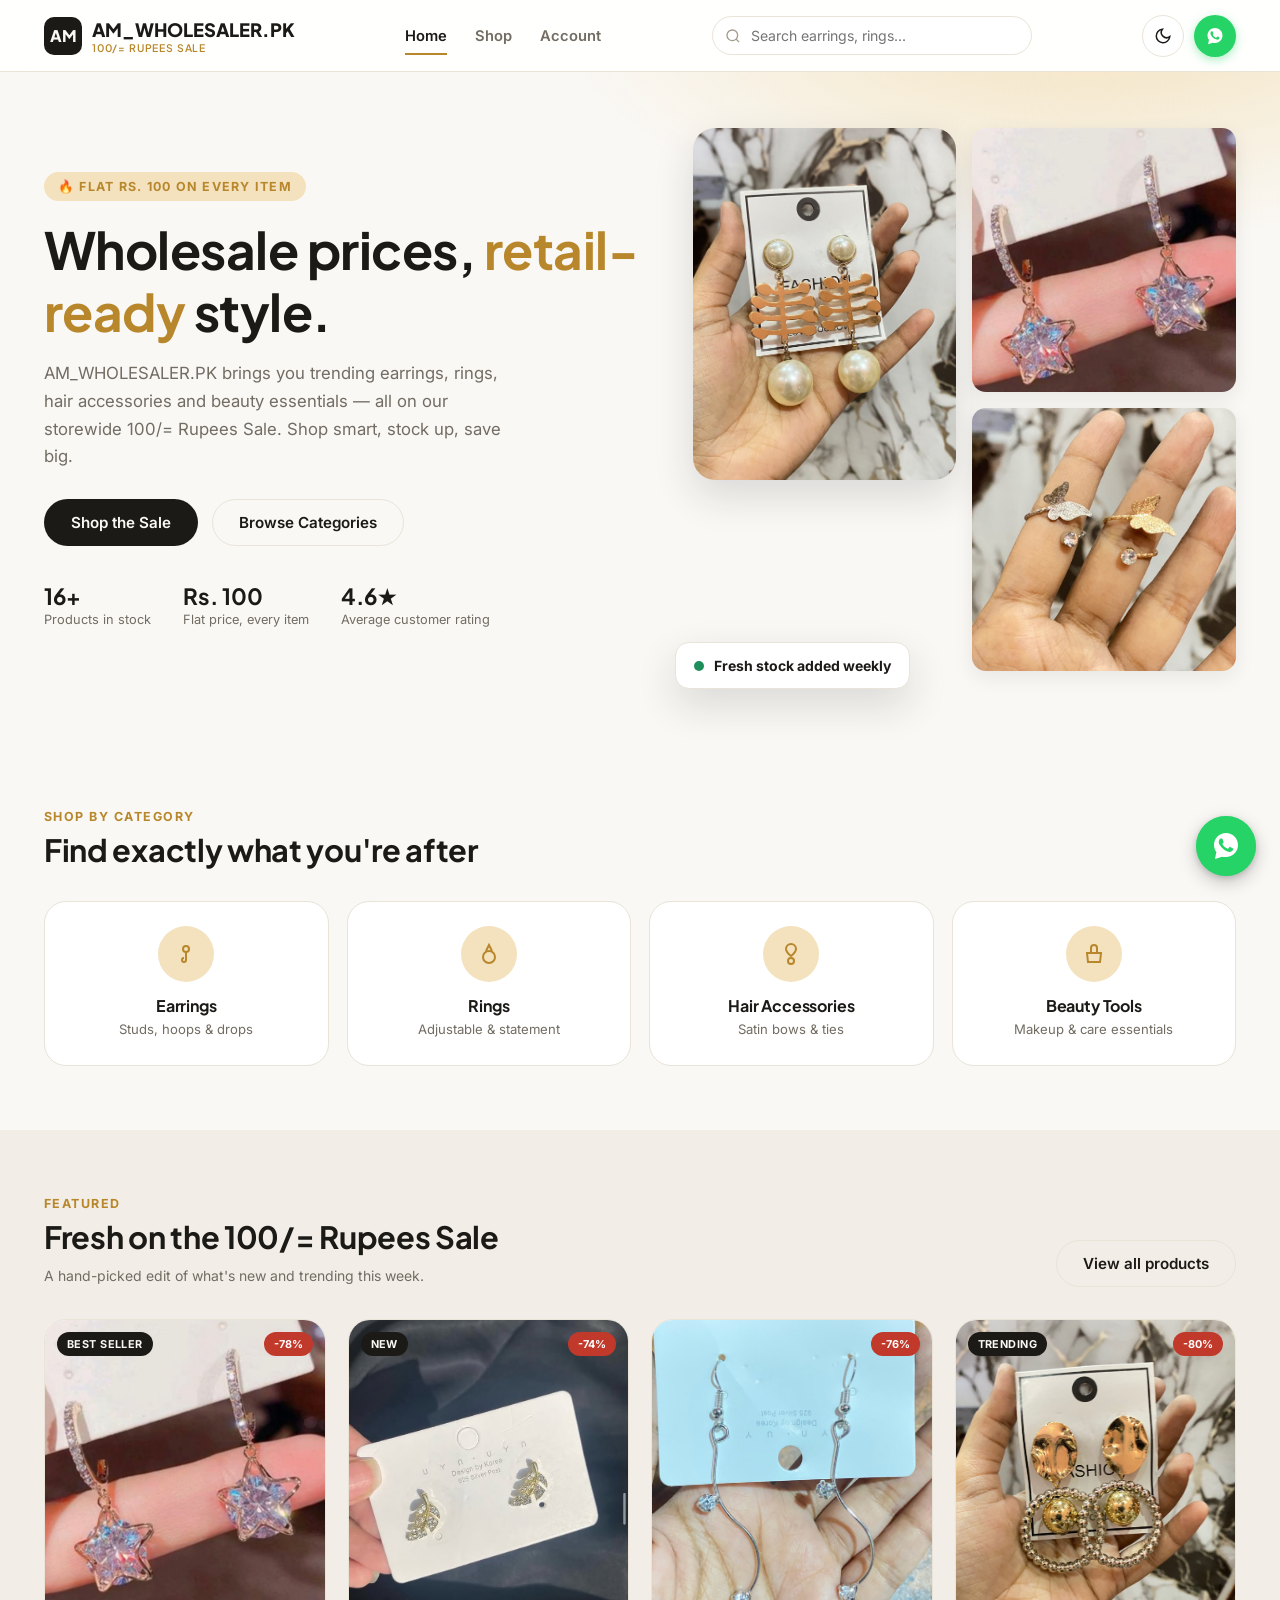
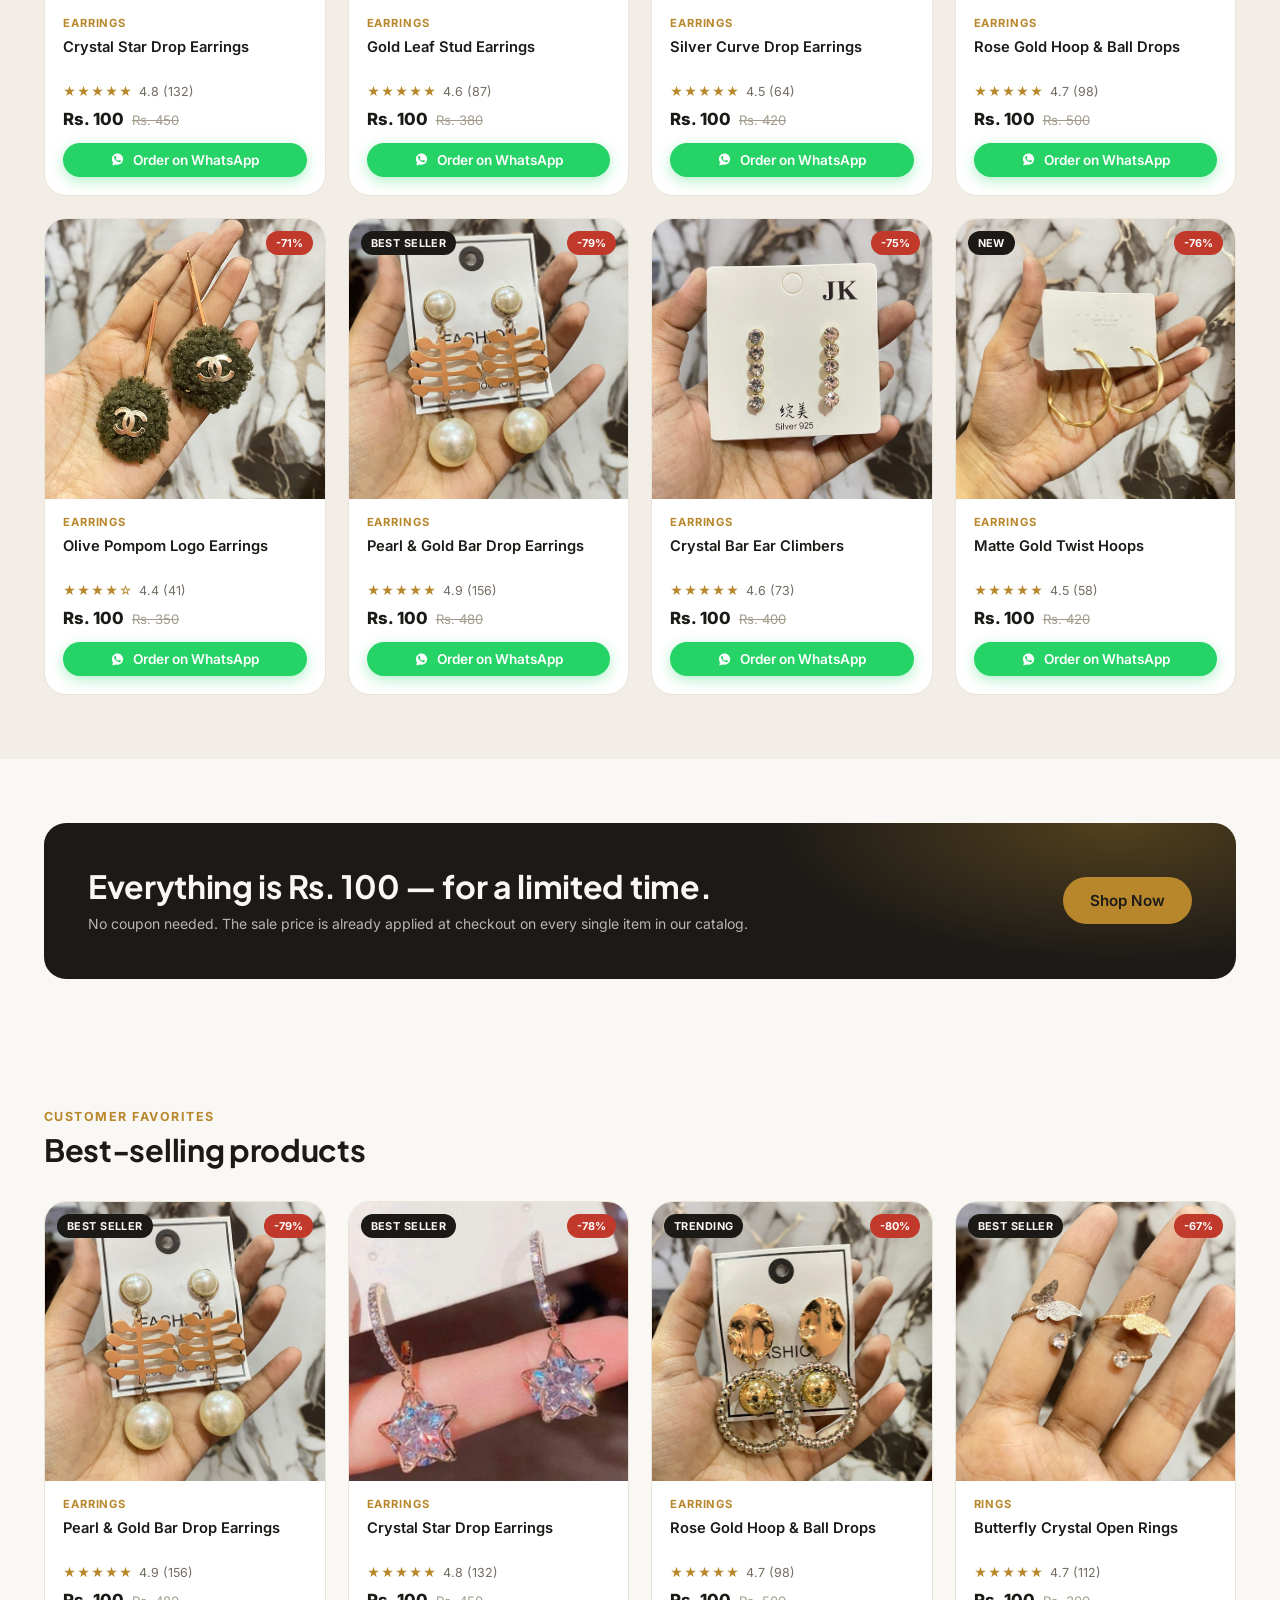
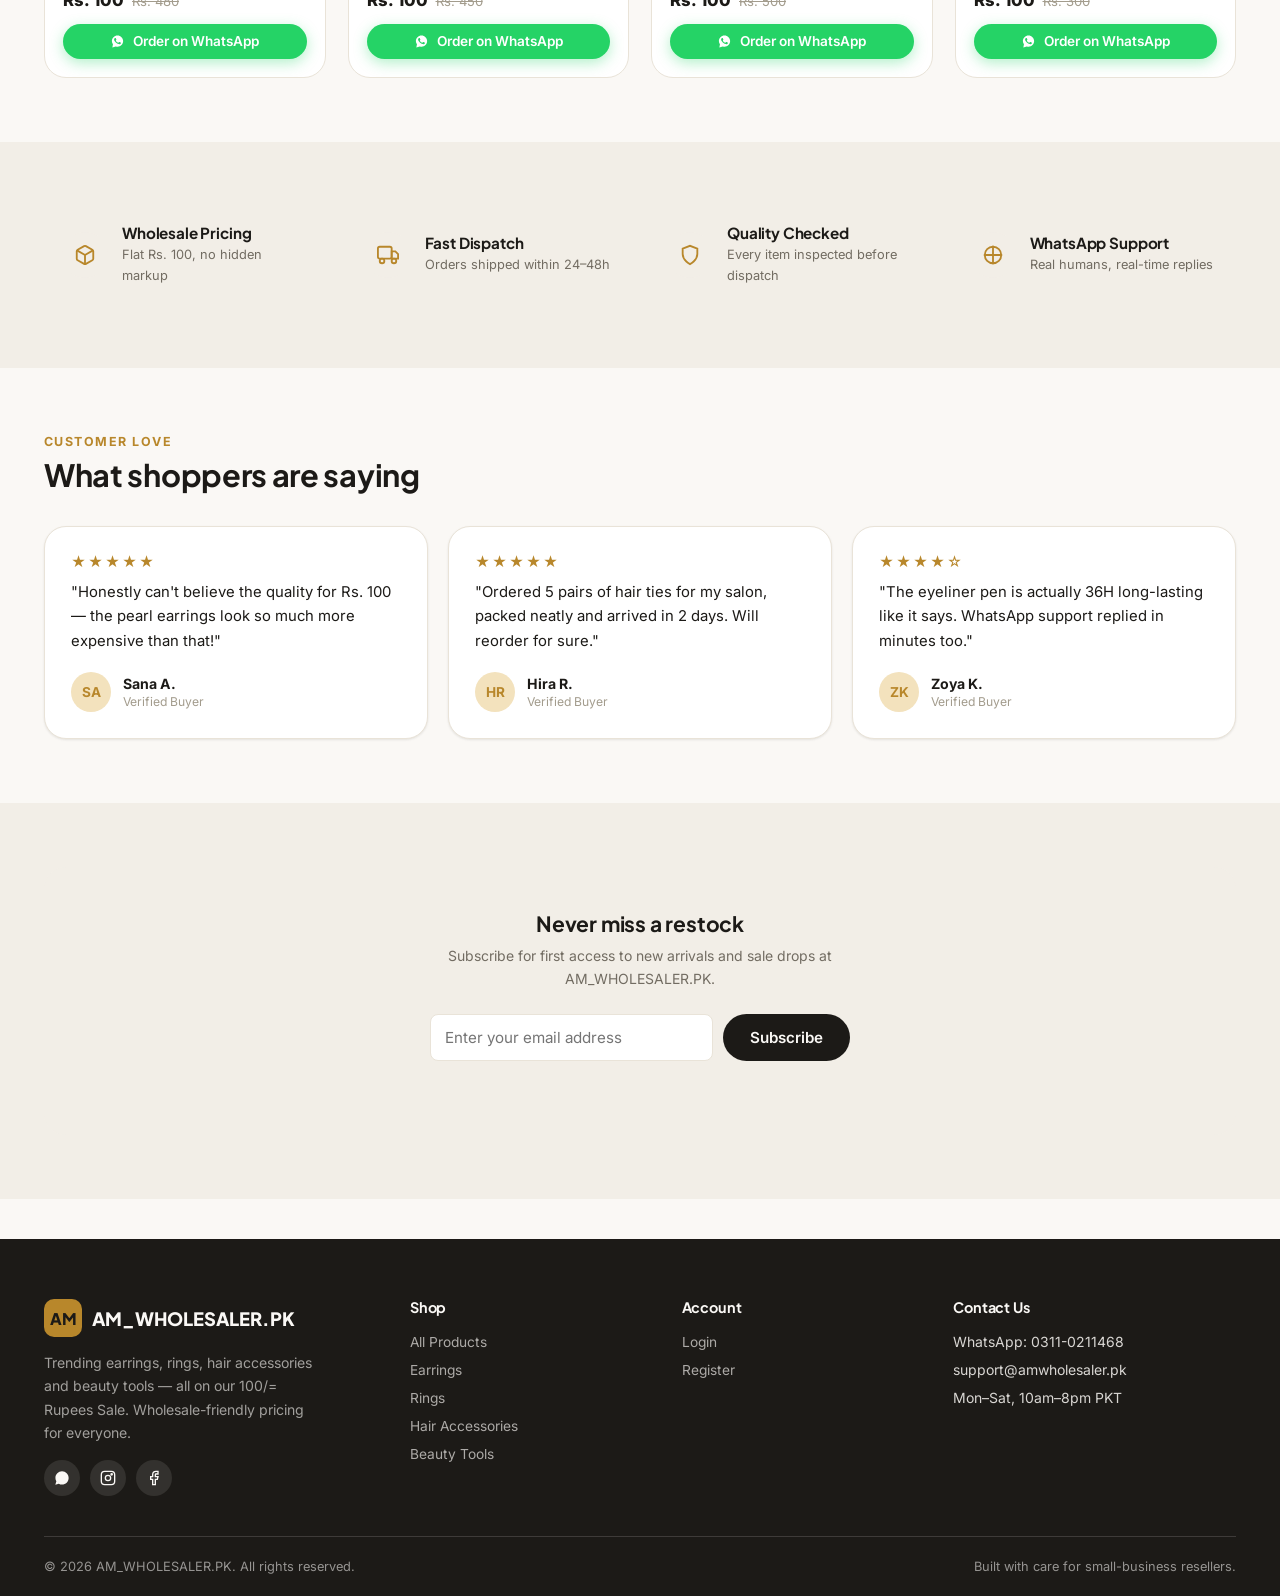
<file: index.html>
<!doctype html><html><head><meta charset=utf8><meta name=viewport content="width=device-width,initial-scale=1"><style>:root{color-scheme:light}body{margin:0;padding:0;font:14px -apple-system,BlinkMacSystemFont,sans-serif;background:#fff;color:#000}img{max-width:100%}[hidden]:not([hidden=until-found i]){display:none!important}</style></head><body>
<!DOCTYPE html>
<html lang="en">
<head>
<meta charset="UTF-8">
<meta name="viewport" content="width=device-width, initial-scale=1.0">
<title>AM_WHOLESALER.PK — 100/= Rupees Sale | Home</title>
<meta name="description" content="AM_WHOLESALER.PK — premium earrings, rings, hair accessories and beauty tools, every item on our 100 Rupees Sale.">
<link rel="icon" href="data:image/svg+xml,<svg xmlns=%22http://www.w3.org/2000/svg%22 viewBox=%220 0 100 100%22><text y=%22.9em%22 font-size=%2290%22>🛍️</text></svg>">
<link rel="preconnect" href="https://fonts.googleapis.com">
<link href="https://fonts.googleapis.com/css2?family=Inter:wght@400;500;600;700;800&family=Plus+Jakarta+Sans:wght@600;700;800&display=swap" rel="stylesheet">
<link rel="stylesheet" href="css/style.css">
</head>
<body>

<!-- ===================== NAVBAR ===================== -->
<header class="navbar">
  <div class="container">
    <a href="index.html" class="brand">
      <span class="logo-mark">AM</span>
      <span>AM_WHOLESALER.PK<span class="brand-tag">100/= Rupees Sale</span></span>
    </a>

    <nav class="nav-links" aria-label="Primary">
      <a href="index.html" class="active">Home</a>
      <a href="products.html">Shop</a>
      <!-- <a href="cart.html">Cart</a>
      <a href="checkout.html">Checkout</a> -->
      <a href="login.html">Account</a>
    </nav>

    <form class="nav-search" data-nav-search role="search">
      <svg viewBox="0 0 24 24" fill="none" stroke="currentColor" stroke-width="2"><circle cx="11" cy="11" r="8"/><path d="m21 21-4.3-4.3"/></svg>
      <input type="search" placeholder="Search earrings, rings..." aria-label="Search products">
    </form>

    <div class="nav-actions">
      <button class="icon-btn theme-toggle" aria-label="Toggle dark mode">
        <svg class="icon-sun" viewBox="0 0 24 24" fill="none" stroke="currentColor" stroke-width="2"><circle cx="12" cy="12" r="4"/><path d="M12 2v2M12 20v2M4.9 4.9l1.4 1.4M17.7 17.7l1.4 1.4M2 12h2M20 12h2M4.9 19.1l1.4-1.4M17.7 6.3l1.4-1.4"/></svg>
        <svg class="icon-moon" viewBox="0 0 24 24" fill="none" stroke="currentColor" stroke-width="2"><path d="M21 12.8A9 9 0 1 1 11.2 3 7 7 0 0 0 21 12.8Z"/></svg>
      </button>
      <!-- WhatsApp Order button: replaces the old Cart/Checkout icon, same nav slot -->
      <a href="https://wa.me/923110211468?text=Hello%21%20I%20would%20like%20to%20place%20an%20order." target="_blank" rel="noopener noreferrer" class="wa-order-btn" aria-label="Order via WhatsApp">
        <svg viewBox="0 0 32 32" aria-hidden="true"><path d="M16.004 3C9.38 3 4 8.373 4 15c0 2.646.86 5.097 2.33 7.09L5 29l7.1-2.27A11.94 11.94 0 0 0 16.004 27C22.63 27 28 21.627 28 15S22.63 3 16.004 3Zm6.98 17.07c-.3.84-1.47 1.55-2.42 1.75-.64.13-1.47.24-4.27-.92-3.58-1.48-5.89-5.1-6.07-5.34-.18-.24-1.45-1.93-1.45-3.68 0-1.75.91-2.6 1.24-2.96.32-.35.7-.44.94-.44.23 0 .47.002.68.012.22.01.51-.082.8.61.3.72.99 2.5 1.08 2.68.09.18.15.39.03.63-.12.24-.18.39-.36.6-.18.21-.38.47-.54.63-.18.18-.37.37-.16.73.21.36.93 1.54 2 2.49 1.37 1.22 2.52 1.6 2.88 1.78.36.18.57.15.78-.09.21-.24.9-1.05 1.14-1.41.24-.36.48-.3.8-.18.33.12 2.1.99 2.46 1.17.36.18.6.27.69.42.09.15.09.86-.21 1.7Z"/></svg>
      </a>
      <button class="icon-btn nav-toggle" aria-label="Open menu" aria-expanded="false">
        <svg viewBox="0 0 24 24" fill="none" stroke="currentColor" stroke-width="2"><path d="M3 12h18M3 6h18M3 18h18"/></svg>
      </button>
    </div>
  </div>

  <div class="mobile-menu">
    <a href="index.html">Home</a>
    <a href="products.html">Shop</a>
    <!-- <a href="cart.html">Cart</a>
    <a href="checkout.html">Checkout</a> -->
    <a href="login.html">Login</a>
    <a href="register.html">Register</a>
  </div>
</header>

<!-- ===================== HERO ===================== -->
<section class="hero">
  <div class="container">
    <div class="hero-copy">
      <span class="eyebrow">🔥 Flat Rs. 100 on every item</span>
      <h1>Wholesale prices, <span>retail-ready</span> style.</h1>
      <p class="lead">AM_WHOLESALER.PK brings you trending earrings, rings, hair accessories and beauty essentials — all on our storewide 100/= Rupees Sale. Shop smart, stock up, save big.</p>
      <div class="hero-cta">
        <a href="products.html" class="btn btn-primary">Shop the Sale</a>
        <a href="#categories" class="btn btn-outline">Browse Categories</a>
      </div>
      <div class="hero-stats">
        <div><strong>16+</strong><span>Products in stock</span></div>
        <div><strong>Rs. 100</strong><span>Flat price, every item</span></div>
        <div><strong>4.6★</strong><span>Average customer rating</span></div>
      </div>
    </div>
    <div class="hero-visual">
      <div class="hv-main"><img src="assets/images/p06-pearl-drop-earrings.jpg" alt="Pearl and gold bar drop earrings"></div>
      <div class="hv-sub"><img src="assets/images/p01-crystal-star-earrings.jpg" alt="Crystal star drop earrings"></div>
      <div class="hv-sub"><img src="assets/images/p09-butterfly-rings.jpg" alt="Butterfly crystal open rings"></div>
      <div class="hero-badge"><span class="dot"></span> Fresh stock added weekly</div>
    </div>
  </div>
</section>

<!-- ===================== CATEGORIES ===================== -->
<section class="section" id="categories">
  <div class="container">
    <div class="section-head">
      <div>
        <span class="eyebrow">Shop by category</span>
        <h2>Find exactly what you're after</h2>
      </div>
    </div>
    <div class="category-grid">
      <a class="category-card" href="products.html?category=earrings">
        <div class="cat-icon"><svg width="24" height="24" viewBox="0 0 24 24" fill="none" stroke="currentColor" stroke-width="2"><circle cx="12" cy="7" r="3"/><path d="M12 10v8a2 2 0 1 1-2-2"/></svg></div>
        <h3>Earrings</h3>
        <p>Studs, hoops &amp; drops</p>
      </a>
      <a class="category-card" href="products.html?category=rings">
        <div class="cat-icon"><svg width="24" height="24" viewBox="0 0 24 24" fill="none" stroke="currentColor" stroke-width="2"><circle cx="12" cy="15" r="6"/><path d="m9 9 3-6 3 6"/></svg></div>
        <h3>Rings</h3>
        <p>Adjustable &amp; statement</p>
      </a>
      <a class="category-card" href="products.html?category=hairties">
        <div class="cat-icon"><svg width="24" height="24" viewBox="0 0 24 24" fill="none" stroke="currentColor" stroke-width="2"><path d="M12 2a5 5 0 0 1 5 5c0 3-5 7-5 7s-5-4-5-7a5 5 0 0 1 5-5Z"/><circle cx="12" cy="19" r="3"/></svg></div>
        <h3>Hair Accessories</h3>
        <p>Satin bows &amp; ties</p>
      </a>
      <a class="category-card" href="products.html?category=beauty">
        <div class="cat-icon"><svg width="24" height="24" viewBox="0 0 24 24" fill="none" stroke="currentColor" stroke-width="2"><path d="M9 11V6a3 3 0 0 1 6 0v5M5 11h14l-1 9H6l-1-9Z"/></svg></div>
        <h3>Beauty Tools</h3>
        <p>Makeup &amp; care essentials</p>
      </a>
    </div>
  </div>
</section>

<!-- ===================== FEATURED PRODUCTS ===================== -->
<section class="section section-alt">
  <div class="container">
    <div class="section-head">
      <div>
        <span class="eyebrow">Featured</span>
        <h2>Fresh on the 100/= Rupees Sale</h2>
        <p class="lead">A hand-picked edit of what's new and trending this week.</p>
      </div>
      <a href="products.html" class="btn btn-outline">View all products</a>
    </div>
    <div class="product-grid" id="featured-products"></div>
  </div>
</section>

<!-- ===================== PROMO BANNER ===================== -->
<section class="section">
  <div class="container">
    <div class="promo-banner">
      <div>
        <h2>Everything is Rs. 100 — for a limited time.</h2>
        <p>No coupon needed. The sale price is already applied at checkout on every single item in our catalog.</p>
      </div>
      <a href="products.html" class="btn btn-accent">Shop Now</a>
    </div>
  </div>
</section>

<!-- ===================== BEST SELLERS ===================== -->
<section class="section">
  <div class="container">
    <div class="section-head">
      <div>
        <span class="eyebrow">Customer favorites</span>
        <h2>Best-selling products</h2>
      </div>
    </div>
    <div class="product-grid" id="bestseller-products"></div>
  </div>
</section>

<!-- ===================== TRUST BADGES ===================== -->
<section class="section section-alt">
  <div class="container">
    <div class="trust-grid">
      <div class="trust-item">
        <div class="ti-icon"><svg width="22" height="22" viewBox="0 0 24 24" fill="none" stroke="currentColor" stroke-width="2"><path d="M21 16V8a2 2 0 0 0-1-1.7l-7-4a2 2 0 0 0-2 0l-7 4A2 2 0 0 0 3 8v8a2 2 0 0 0 1 1.7l7 4a2 2 0 0 0 2 0l7-4A2 2 0 0 0 21 16Z"/><path d="m3.3 7 8.7 5 8.7-5M12 22V12"/></svg></div>
        <div><h4>Wholesale Pricing</h4><p>Flat Rs. 100, no hidden markup</p></div>
      </div>
      <div class="trust-item">
        <div class="ti-icon"><svg width="22" height="22" viewBox="0 0 24 24" fill="none" stroke="currentColor" stroke-width="2"><rect x="1" y="3" width="15" height="13" rx="2"/><path d="M16 8h4l3 3v5h-7V8Z"/><circle cx="5.5" cy="18.5" r="2.5"/><circle cx="18.5" cy="18.5" r="2.5"/></svg></div>
        <div><h4>Fast Dispatch</h4><p>Orders shipped within 24–48h</p></div>
      </div>
      <div class="trust-item">
        <div class="ti-icon"><svg width="22" height="22" viewBox="0 0 24 24" fill="none" stroke="currentColor" stroke-width="2"><path d="M12 22s8-4 8-11V5l-8-3-8 3v6c0 7 8 11 8 11Z"/></svg></div>
        <div><h4>Quality Checked</h4><p>Every item inspected before dispatch</p></div>
      </div>
      <div class="trust-item">
        <div class="ti-icon"><svg width="22" height="22" viewBox="0 0 24 24" fill="none" stroke="currentColor" stroke-width="2"><path d="M12 2v20M2 12h20"/><circle cx="12" cy="12" r="9"/></svg></div>
        <div><h4>WhatsApp Support</h4><p>Real humans, real-time replies</p></div>
      </div>
    </div>
  </div>
</section>

<!-- ===================== REVIEWS ===================== -->
<section class="section">
  <div class="container">
    <div class="section-head">
      <div>
        <span class="eyebrow">Customer love</span>
        <h2>What shoppers are saying</h2>
      </div>
    </div>
    <div class="review-grid">
      <div class="card review-card">
        <div class="review-stars">★★★★★</div>
        <p class="quote">"Honestly can't believe the quality for Rs. 100 — the pearl earrings look so much more expensive than that!"</p>
        <div class="review-person"><div class="review-avatar">SA</div><div><strong>Sana A.</strong><span>Verified Buyer</span></div></div>
      </div>
      <div class="card review-card">
        <div class="review-stars">★★★★★</div>
        <p class="quote">"Ordered 5 pairs of hair ties for my salon, packed neatly and arrived in 2 days. Will reorder for sure."</p>
        <div class="review-person"><div class="review-avatar">HR</div><div><strong>Hira R.</strong><span>Verified Buyer</span></div></div>
      </div>
      <div class="card review-card">
        <div class="review-stars">★★★★☆</div>
        <p class="quote">"The eyeliner pen is actually 36H long-lasting like it says. WhatsApp support replied in minutes too."</p>
        <div class="review-person"><div class="review-avatar">ZK</div><div><strong>Zoya K.</strong><span>Verified Buyer</span></div></div>
      </div>
    </div>
  </div>
</section>

<!-- ===================== NEWSLETTER ===================== -->
<section class="section section-alt">
  <div class="container">
    <div class="newsletter">
      <h2>Never miss a restock</h2>
      <p>Subscribe for first access to new arrivals and sale drops at AM_WHOLESALER.PK.</p>
      <form class="newsletter-form" data-newsletter-form>
        <input type="email" required placeholder="Enter your email address" aria-label="Email address">
        <button type="submit" class="btn btn-primary">Subscribe</button>
      </form>
      <div class="newsletter-msg"></div>
    </div>
  </div>
</section>

<!-- ===================== FOOTER ===================== -->
<footer class="site-footer">
  <div class="container">
    <div class="footer-grid">
      <div class="footer-brand">
        <a href="index.html" class="brand">
          <span class="logo-mark">AM</span>
          <span>AM_WHOLESALER.PK</span>
        </a>
        <p>Trending earrings, rings, hair accessories and beauty tools — all on our 100/= Rupees Sale. Wholesale-friendly pricing for everyone.</p>
        <div class="footer-social">
          <a href="https://wa.me/923110211468" target="_blank" rel="noopener noreferrer" aria-label="WhatsApp"><svg width="16" height="16" viewBox="0 0 24 24" fill="currentColor"><path d="M12.04 2C6.58 2 2.13 6.45 2.13 11.91c0 1.85.5 3.57 1.37 5.06L2 22l5.19-1.46a9.86 9.86 0 0 0 4.85 1.26h.01c5.46 0 9.9-4.45 9.9-9.9S17.5 2 12.04 2Z"/></svg></a>
          <a href="#" aria-label="Instagram"><svg width="16" height="16" viewBox="0 0 24 24" fill="none" stroke="currentColor" stroke-width="2"><rect x="2" y="2" width="20" height="20" rx="5"/><circle cx="12" cy="12" r="4"/><circle cx="17.5" cy="6.5" r="1"/></svg></a>
          <a href="#" aria-label="Facebook"><svg width="16" height="16" viewBox="0 0 24 24" fill="none" stroke="currentColor" stroke-width="2"><path d="M18 2h-3a5 5 0 0 0-5 5v3H7v4h3v8h4v-8h3l1-4h-4V7a1 1 0 0 1 1-1h3Z"/></svg></a>
        </div>
      </div>
      <div class="footer-col">
        <h4>Shop</h4>
        <ul>
          <li><a href="products.html">All Products</a></li>
          <li><a href="products.html?category=earrings">Earrings</a></li>
          <li><a href="products.html?category=rings">Rings</a></li>
          <li><a href="products.html?category=hairties">Hair Accessories</a></li>
          <li><a href="products.html?category=beauty">Beauty Tools</a></li>
        </ul>
      </div>
      <div class="footer-col">
        <h4>Account</h4>
        <ul>
          <li><a href="login.html">Login</a></li>
          <li><a href="register.html">Register</a></li>
          <!-- <li><a href="cart.html">My Cart</a></li>
          <li><a href="checkout.html">Checkout</a></li> -->
        </ul>
      </div>
      <div class="footer-col">
        <h4>Contact Us</h4>
        <ul>
          <li>WhatsApp: 0311-0211468</li>
          <li>support@amwholesaler.pk</li>
          <li>Mon–Sat, 10am–8pm PKT</li>
        </ul>
      </div>
    </div>
    <div class="footer-bottom">
      <span>© 2026 AM_WHOLESALER.PK. All rights reserved.</span>
      <span>Built with care for small-business resellers.</span>
    </div>
  </div>
</footer>

<!-- ===================== SCRIPTS ===================== -->
<script src="js/products-data.js"></script>
<script src="js/main.js"></script>
<script src="js/products.js"></script>
<!-- Floating WhatsApp button — shared component, loaded on every page -->
<script src="js/whatsapp.js"></script>
</body>
</html>

</body></html>
</file>
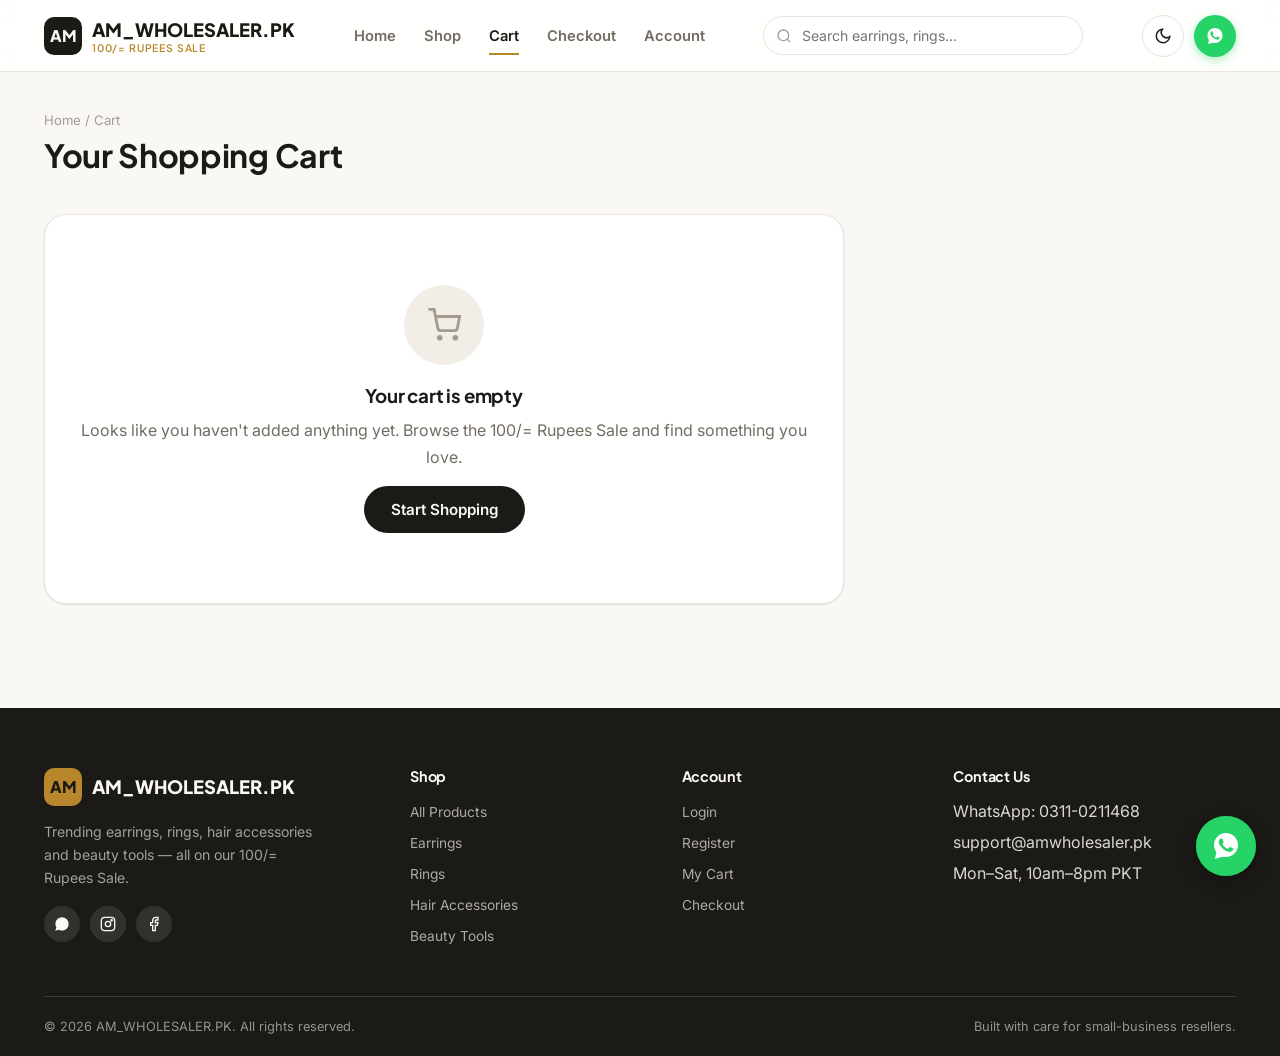
<file: cart.html>
<!DOCTYPE html>
<html lang="en">
<head>
<meta charset="UTF-8">
<meta name="viewport" content="width=device-width, initial-scale=1.0">
<title>Your Cart | AM_WHOLESALER.PK</title>
<link rel="icon" href="data:image/svg+xml,<svg xmlns=%22http://www.w3.org/2000/svg%22 viewBox=%220 0 100 100%22><text y=%22.9em%22 font-size=%2290%22>🛍️</text></svg>">
<link rel="preconnect" href="https://fonts.googleapis.com">
<link href="https://fonts.googleapis.com/css2?family=Inter:wght@400;500;600;700;800&family=Plus+Jakarta+Sans:wght@600;700;800&display=swap" rel="stylesheet">
<link rel="stylesheet" href="css/style.css">
</head>
<body>

<header class="navbar">
  <div class="container">
    <a href="index.html" class="brand">
      <span class="logo-mark">AM</span>
      <span>AM_WHOLESALER.PK<span class="brand-tag">100/= Rupees Sale</span></span>
    </a>
    <nav class="nav-links" aria-label="Primary">
      <a href="index.html">Home</a>
      <a href="products.html">Shop</a>
      <a href="cart.html" class="active">Cart</a>
      <a href="checkout.html">Checkout</a>
      <a href="login.html">Account</a>
    </nav>
    <form class="nav-search" data-nav-search role="search">
      <svg viewBox="0 0 24 24" fill="none" stroke="currentColor" stroke-width="2"><circle cx="11" cy="11" r="8"/><path d="m21 21-4.3-4.3"/></svg>
      <input type="search" placeholder="Search earrings, rings..." aria-label="Search products">
    </form>
    <div class="nav-actions">
      <button class="icon-btn theme-toggle" aria-label="Toggle dark mode">
        <svg class="icon-sun" viewBox="0 0 24 24" fill="none" stroke="currentColor" stroke-width="2"><circle cx="12" cy="12" r="4"/><path d="M12 2v2M12 20v2M4.9 4.9l1.4 1.4M17.7 17.7l1.4 1.4M2 12h2M20 12h2M4.9 19.1l1.4-1.4M17.7 6.3l1.4-1.4"/></svg>
        <svg class="icon-moon" viewBox="0 0 24 24" fill="none" stroke="currentColor" stroke-width="2"><path d="M21 12.8A9 9 0 1 1 11.2 3 7 7 0 0 0 21 12.8Z"/></svg>
      </button>
      <!-- WhatsApp Order button: replaces the old Cart/Checkout icon, same nav slot -->
      <a href="https://wa.me/923110211468?text=Hello%21%20I%20would%20like%20to%20place%20an%20order." target="_blank" rel="noopener noreferrer" class="wa-order-btn" aria-label="Order via WhatsApp">
        <svg viewBox="0 0 32 32" aria-hidden="true"><path d="M16.004 3C9.38 3 4 8.373 4 15c0 2.646.86 5.097 2.33 7.09L5 29l7.1-2.27A11.94 11.94 0 0 0 16.004 27C22.63 27 28 21.627 28 15S22.63 3 16.004 3Zm6.98 17.07c-.3.84-1.47 1.55-2.42 1.75-.64.13-1.47.24-4.27-.92-3.58-1.48-5.89-5.1-6.07-5.34-.18-.24-1.45-1.93-1.45-3.68 0-1.75.91-2.6 1.24-2.96.32-.35.7-.44.94-.44.23 0 .47.002.68.012.22.01.51-.082.8.61.3.72.99 2.5 1.08 2.68.09.18.15.39.03.63-.12.24-.18.39-.36.6-.18.21-.38.47-.54.63-.18.18-.37.37-.16.73.21.36.93 1.54 2 2.49 1.37 1.22 2.52 1.6 2.88 1.78.36.18.57.15.78-.09.21-.24.9-1.05 1.14-1.41.24-.36.48-.3.8-.18.33.12 2.1.99 2.46 1.17.36.18.6.27.69.42.09.15.09.86-.21 1.7Z"/></svg>
      </a>
      <button class="icon-btn nav-toggle" aria-label="Open menu" aria-expanded="false">
        <svg viewBox="0 0 24 24" fill="none" stroke="currentColor" stroke-width="2"><path d="M3 12h18M3 6h18M3 18h18"/></svg>
      </button>
    </div>
  </div>
  <div class="mobile-menu">
    <a href="index.html">Home</a>
    <a href="products.html">Shop</a>
    <a href="cart.html">Cart</a>
    <a href="checkout.html">Checkout</a>
    <a href="login.html">Login</a>
    <a href="register.html">Register</a>
  </div>
</header>

<div class="page-title-bar">
  <div class="container">
    <div class="breadcrumb"><a href="index.html">Home</a> / <span>Cart</span></div>
    <h1>Your Shopping Cart</h1>
  </div>
</div>

<section class="section" style="padding-top:24px">
  <div class="container">
    <div class="cart-layout">
      <div>
        <!-- Empty state -->
        <div class="cart-empty card" id="cart-empty-state" style="display:none">
          <div class="es-icon"><svg width="34" height="34" viewBox="0 0 24 24" fill="none" stroke="currentColor" stroke-width="2"><circle cx="9" cy="21" r="1"/><circle cx="20" cy="21" r="1"/><path d="M1 1h4l2.7 13.4a2 2 0 0 0 2 1.6h9.7a2 2 0 0 0 2-1.6L23 6H6"/></svg></div>
          <h3>Your cart is empty</h3>
          <p>Looks like you haven't added anything yet. Browse the 100/= Rupees Sale and find something you love.</p>
          <a href="products.html" class="btn btn-primary">Start Shopping</a>
        </div>

        <!-- Table -->
        <div class="card" id="cart-table-wrap" style="padding:24px;overflow-x:auto">
          <table class="cart-table">
            <thead>
              <tr><th>Product</th><th>Price</th><th>Quantity</th><th>Total</th></tr>
            </thead>
            <tbody id="cart-body"></tbody>
          </table>
        </div>
      </div>

      <!-- Summary -->
      <div class="card summary-card" id="cart-summary">
        <h3>Order Summary</h3>
        <div class="shipping-progress">
          <div class="sp-label" id="shipping-progress-label">Add Rs. 1,000 more for FREE shipping!</div>
          <div class="sp-bar"><div class="sp-bar-fill" id="shipping-progress-fill" style="width:0%"></div></div>
        </div>
        <div class="summary-row"><span>Subtotal</span><span id="cart-subtotal">Rs. 0</span></div>
        <div class="summary-row"><span>Shipping</span><span id="cart-shipping">Rs. 0</span></div>
        <div class="summary-row total"><span>Total</span><span id="cart-total">Rs. 0</span></div>
        <a href="checkout.html" class="btn btn-primary btn-block">Proceed to Checkout</a>
        <a href="products.html" class="btn btn-ghost btn-block" style="margin-top:8px">Continue Shopping</a>
      </div>
    </div>
  </div>
</section>

<footer class="site-footer">
  <div class="container">
    <div class="footer-grid">
      <div class="footer-brand">
        <a href="index.html" class="brand"><span class="logo-mark">AM</span><span>AM_WHOLESALER.PK</span></a>
        <p>Trending earrings, rings, hair accessories and beauty tools — all on our 100/= Rupees Sale.</p>
        <div class="footer-social">
          <a href="https://wa.me/923110211468" target="_blank" rel="noopener noreferrer" aria-label="WhatsApp"><svg width="16" height="16" viewBox="0 0 24 24" fill="currentColor"><path d="M12.04 2C6.58 2 2.13 6.45 2.13 11.91c0 1.85.5 3.57 1.37 5.06L2 22l5.19-1.46a9.86 9.86 0 0 0 4.85 1.26h.01c5.46 0 9.9-4.45 9.9-9.9S17.5 2 12.04 2Z"/></svg></a>
          <a href="#" aria-label="Instagram"><svg width="16" height="16" viewBox="0 0 24 24" fill="none" stroke="currentColor" stroke-width="2"><rect x="2" y="2" width="20" height="20" rx="5"/><circle cx="12" cy="12" r="4"/><circle cx="17.5" cy="6.5" r="1"/></svg></a>
          <a href="#" aria-label="Facebook"><svg width="16" height="16" viewBox="0 0 24 24" fill="none" stroke="currentColor" stroke-width="2"><path d="M18 2h-3a5 5 0 0 0-5 5v3H7v4h3v8h4v-8h3l1-4h-4V7a1 1 0 0 1 1-1h3Z"/></svg></a>
        </div>
      </div>
      <div class="footer-col"><h4>Shop</h4><ul>
        <li><a href="products.html">All Products</a></li>
        <li><a href="products.html?category=earrings">Earrings</a></li>
        <li><a href="products.html?category=rings">Rings</a></li>
        <li><a href="products.html?category=hairties">Hair Accessories</a></li>
        <li><a href="products.html?category=beauty">Beauty Tools</a></li>
      </ul></div>
      <div class="footer-col"><h4>Account</h4><ul>
        <li><a href="login.html">Login</a></li>
        <li><a href="register.html">Register</a></li>
        <li><a href="cart.html">My Cart</a></li>
        <li><a href="checkout.html">Checkout</a></li>
      </ul></div>
      <div class="footer-col"><h4>Contact Us</h4><ul>
        <li>WhatsApp: 0311-0211468</li>
        <li>support@amwholesaler.pk</li>
        <li>Mon–Sat, 10am–8pm PKT</li>
      </ul></div>
    </div>
    <div class="footer-bottom">
      <span>© 2026 AM_WHOLESALER.PK. All rights reserved.</span>
      <span>Built with care for small-business resellers.</span>
    </div>
  </div>
</footer>

<script src="js/products-data.js"></script>
<script src="js/main.js"></script>
<script src="js/cart.js"></script>
<script src="js/whatsapp.js"></script>
</body>
</html>
</file>
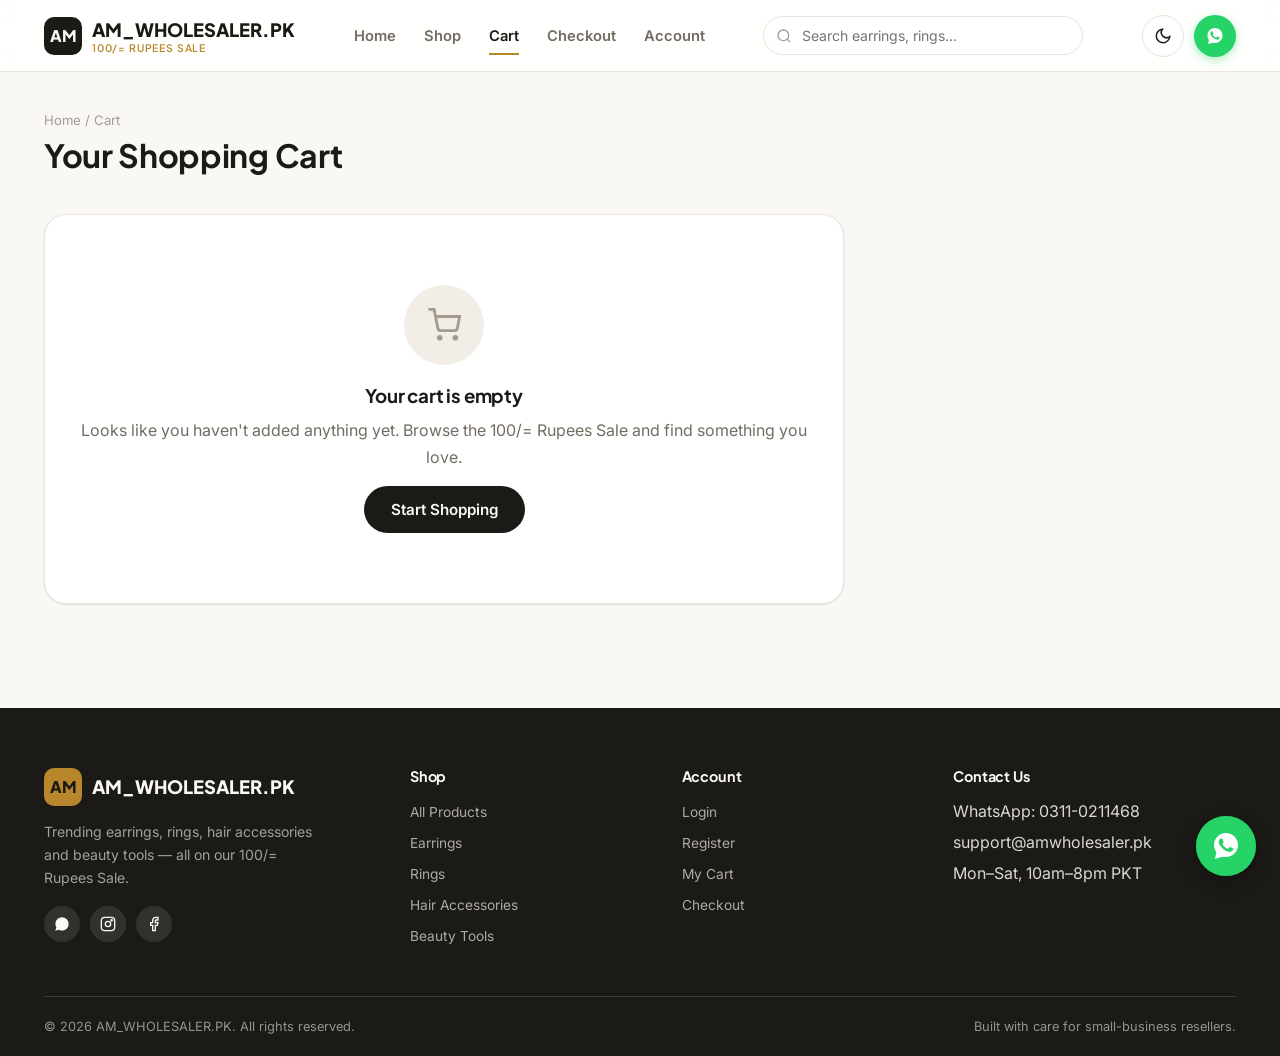
<file: checkout.html>
<!DOCTYPE html>
<html lang="en">
<head>
<meta charset="UTF-8">
<meta name="viewport" content="width=device-width, initial-scale=1.0">
<title>Checkout | AM_WHOLESALER.PK</title>
<link rel="icon" href="data:image/svg+xml,<svg xmlns=%22http://www.w3.org/2000/svg%22 viewBox=%220 0 100 100%22><text y=%22.9em%22 font-size=%2290%22>🛍️</text></svg>">
<link rel="preconnect" href="https://fonts.googleapis.com">
<link href="https://fonts.googleapis.com/css2?family=Inter:wght@400;500;600;700;800&family=Plus+Jakarta+Sans:wght@600;700;800&display=swap" rel="stylesheet">
<link rel="stylesheet" href="css/style.css">
</head>
<body>

<header class="navbar">
  <div class="container">
    <a href="index.html" class="brand">
      <span class="logo-mark">AM</span>
      <span>AM_WHOLESALER.PK<span class="brand-tag">100/= Rupees Sale</span></span>
    </a>
    <nav class="nav-links" aria-label="Primary">
      <a href="index.html">Home</a>
      <a href="products.html">Shop</a>
      <a href="cart.html">Cart</a>
      <a href="checkout.html" class="active">Checkout</a>
      <a href="login.html">Account</a>
    </nav>
    <form class="nav-search" data-nav-search role="search">
      <svg viewBox="0 0 24 24" fill="none" stroke="currentColor" stroke-width="2"><circle cx="11" cy="11" r="8"/><path d="m21 21-4.3-4.3"/></svg>
      <input type="search" placeholder="Search earrings, rings..." aria-label="Search products">
    </form>
    <div class="nav-actions">
      <button class="icon-btn theme-toggle" aria-label="Toggle dark mode">
        <svg class="icon-sun" viewBox="0 0 24 24" fill="none" stroke="currentColor" stroke-width="2"><circle cx="12" cy="12" r="4"/><path d="M12 2v2M12 20v2M4.9 4.9l1.4 1.4M17.7 17.7l1.4 1.4M2 12h2M20 12h2M4.9 19.1l1.4-1.4M17.7 6.3l1.4-1.4"/></svg>
        <svg class="icon-moon" viewBox="0 0 24 24" fill="none" stroke="currentColor" stroke-width="2"><path d="M21 12.8A9 9 0 1 1 11.2 3 7 7 0 0 0 21 12.8Z"/></svg>
      </button>
      <!-- WhatsApp Order button: replaces the old Cart/Checkout icon, same nav slot -->
      <a href="https://wa.me/923110211468?text=Hello%21%20I%20would%20like%20to%20place%20an%20order." target="_blank" rel="noopener noreferrer" class="wa-order-btn" aria-label="Order via WhatsApp">
        <svg viewBox="0 0 32 32" aria-hidden="true"><path d="M16.004 3C9.38 3 4 8.373 4 15c0 2.646.86 5.097 2.33 7.09L5 29l7.1-2.27A11.94 11.94 0 0 0 16.004 27C22.63 27 28 21.627 28 15S22.63 3 16.004 3Zm6.98 17.07c-.3.84-1.47 1.55-2.42 1.75-.64.13-1.47.24-4.27-.92-3.58-1.48-5.89-5.1-6.07-5.34-.18-.24-1.45-1.93-1.45-3.68 0-1.75.91-2.6 1.24-2.96.32-.35.7-.44.94-.44.23 0 .47.002.68.012.22.01.51-.082.8.61.3.72.99 2.5 1.08 2.68.09.18.15.39.03.63-.12.24-.18.39-.36.6-.18.21-.38.47-.54.63-.18.18-.37.37-.16.73.21.36.93 1.54 2 2.49 1.37 1.22 2.52 1.6 2.88 1.78.36.18.57.15.78-.09.21-.24.9-1.05 1.14-1.41.24-.36.48-.3.8-.18.33.12 2.1.99 2.46 1.17.36.18.6.27.69.42.09.15.09.86-.21 1.7Z"/></svg>
      </a>
      <button class="icon-btn nav-toggle" aria-label="Open menu" aria-expanded="false">
        <svg viewBox="0 0 24 24" fill="none" stroke="currentColor" stroke-width="2"><path d="M3 12h18M3 6h18M3 18h18"/></svg>
      </button>
    </div>
  </div>
  <div class="mobile-menu">
    <a href="index.html">Home</a>
    <a href="products.html">Shop</a>
    <a href="cart.html">Cart</a>
    <a href="checkout.html">Checkout</a>
    <a href="login.html">Login</a>
    <a href="register.html">Register</a>
  </div>
</header>

<div class="page-title-bar">
  <div class="container">
    <div class="breadcrumb"><a href="index.html">Home</a> / <a href="cart.html">Cart</a> / <span>Checkout</span></div>
    <h1>Checkout</h1>
  </div>
</div>

<!-- ===== Checkout form view ===== -->
<section class="section" style="padding-top:24px" id="checkout-form-view">
  <div class="container">
    <div class="checkout-layout">
      <form id="checkout-form" novalidate>
        <div class="card checkout-section">
          <h3><span class="num">1</span> Contact &amp; Shipping Details</h3>
          <div class="field">
            <label for="co-name">Full Name</label>
            <input type="text" id="co-name" placeholder="e.g. Ayesha Malik" required>
            <span class="error-msg">Please enter your full name (min. 3 characters).</span>
          </div>
          <div class="input-row">
            <div class="field">
              <label for="co-email">Email Address</label>
              <input type="email" id="co-email" placeholder="you@example.com" required>
              <span class="error-msg">Please enter a valid email address.</span>
            </div>
            <div class="field">
              <label for="co-phone">Phone Number</label>
              <input type="tel" id="co-phone" placeholder="03XX-XXXXXXX" required>
              <span class="error-msg">Please enter a valid phone number.</span>
            </div>
          </div>
          <div class="field">
            <label for="co-address">Shipping Address</label>
            <textarea id="co-address" rows="3" placeholder="House #, Street, Area" required></textarea>
            <span class="error-msg">Please enter a complete address.</span>
          </div>
          <div class="field">
            <label for="co-city">City</label>
            <input type="text" id="co-city" placeholder="e.g. Lahore" required>
            <span class="error-msg">Please enter your city.</span>
          </div>
        </div>

        <div class="card checkout-section">
          <h3><span class="num">2</span> Payment Method</h3>
          <div class="pay-options">
            <label class="pay-option selected">
              <input type="radio" name="payment" value="cod" checked>
              <span>Cash on Delivery</span>
            </label>
            <label class="pay-option">
              <input type="radio" name="payment" value="stripe">
              <span>Credit / Debit Card (Stripe)</span>
            </label>
            <label class="pay-option">
              <input type="radio" name="payment" value="paypal">
              <span>PayPal</span>
            </label>
          </div>
          <p class="pay-note">
            This is a demo storefront. Card and PayPal payments are shown as placeholders only —
            a real Stripe or PayPal integration requires a secure backend with your live API keys
            configured server-side. No real payment will be processed on this page.
          </p>
        </div>

        <button type="submit" class="btn btn-primary btn-block">Place Order</button>
      </form>

      <div class="card summary-card">
        <h3>Order Summary</h3>
        <div id="checkout-items" style="margin-bottom:14px"></div>
        <div class="summary-row"><span>Subtotal</span><span id="checkout-subtotal">Rs. 0</span></div>
        <div class="summary-row"><span>Shipping</span><span id="checkout-shipping">Rs. 0</span></div>
        <div class="summary-row total"><span>Total</span><span id="checkout-total">Rs. 0</span></div>
      </div>
    </div>
  </div>
</section>

<!-- ===== Confirmation view (hidden until order placed) ===== -->
<section class="section" id="checkout-confirm-view" style="display:none">
  <div class="container">
    <div class="card order-confirm">
      <div class="oc-icon"><svg width="40" height="40" viewBox="0 0 24 24" fill="none" stroke="currentColor" stroke-width="2"><path d="M20 6 9 17l-5-5"/></svg></div>
      <h1>Order Confirmed!</h1>
      <p>Thanks for shopping with AM_WHOLESALER.PK. Your order <span class="order-id" id="confirm-order-id"></span> has been placed.</p>
      <p>A confirmation has been noted for <strong id="confirm-email"></strong>. Order total: <strong id="confirm-total"></strong>.</p>
      <p style="font-size:0.82rem">This is a demo checkout — no real payment was charged. Questions about your order? Message us on WhatsApp using the button in the corner.</p>
      <a href="products.html" class="btn btn-primary">Continue Shopping</a>
    </div>
  </div>
</section>

<footer class="site-footer">
  <div class="container">
    <div class="footer-grid">
      <div class="footer-brand">
        <a href="index.html" class="brand"><span class="logo-mark">AM</span><span>AM_WHOLESALER.PK</span></a>
        <p>Trending earrings, rings, hair accessories and beauty tools — all on our 100/= Rupees Sale.</p>
        <div class="footer-social">
          <a href="https://wa.me/923110211468" target="_blank" rel="noopener noreferrer" aria-label="WhatsApp"><svg width="16" height="16" viewBox="0 0 24 24" fill="currentColor"><path d="M12.04 2C6.58 2 2.13 6.45 2.13 11.91c0 1.85.5 3.57 1.37 5.06L2 22l5.19-1.46a9.86 9.86 0 0 0 4.85 1.26h.01c5.46 0 9.9-4.45 9.9-9.9S17.5 2 12.04 2Z"/></svg></a>
          <a href="#" aria-label="Instagram"><svg width="16" height="16" viewBox="0 0 24 24" fill="none" stroke="currentColor" stroke-width="2"><rect x="2" y="2" width="20" height="20" rx="5"/><circle cx="12" cy="12" r="4"/><circle cx="17.5" cy="6.5" r="1"/></svg></a>
          <a href="#" aria-label="Facebook"><svg width="16" height="16" viewBox="0 0 24 24" fill="none" stroke="currentColor" stroke-width="2"><path d="M18 2h-3a5 5 0 0 0-5 5v3H7v4h3v8h4v-8h3l1-4h-4V7a1 1 0 0 1 1-1h3Z"/></svg></a>
        </div>
      </div>
      <div class="footer-col"><h4>Shop</h4><ul>
        <li><a href="products.html">All Products</a></li>
        <li><a href="products.html?category=earrings">Earrings</a></li>
        <li><a href="products.html?category=rings">Rings</a></li>
        <li><a href="products.html?category=hairties">Hair Accessories</a></li>
        <li><a href="products.html?category=beauty">Beauty Tools</a></li>
      </ul></div>
      <div class="footer-col"><h4>Account</h4><ul>
        <li><a href="login.html">Login</a></li>
        <li><a href="register.html">Register</a></li>
        <li><a href="cart.html">My Cart</a></li>
        <li><a href="checkout.html">Checkout</a></li>
      </ul></div>
      <div class="footer-col"><h4>Contact Us</h4><ul>
        <li>WhatsApp: 0311-0211468</li>
        <li>support@amwholesaler.pk</li>
        <li>Mon–Sat, 10am–8pm PKT</li>
      </ul></div>
    </div>
    <div class="footer-bottom">
      <span>© 2026 AM_WHOLESALER.PK. All rights reserved.</span>
      <span>Built with care for small-business resellers.</span>
    </div>
  </div>
</footer>

<script src="js/products-data.js"></script>
<script src="js/main.js"></script>
<script src="js/cart.js"></script>
<script src="js/checkout.js"></script>
<script src="js/whatsapp.js"></script>
</body>
</html>
</file>
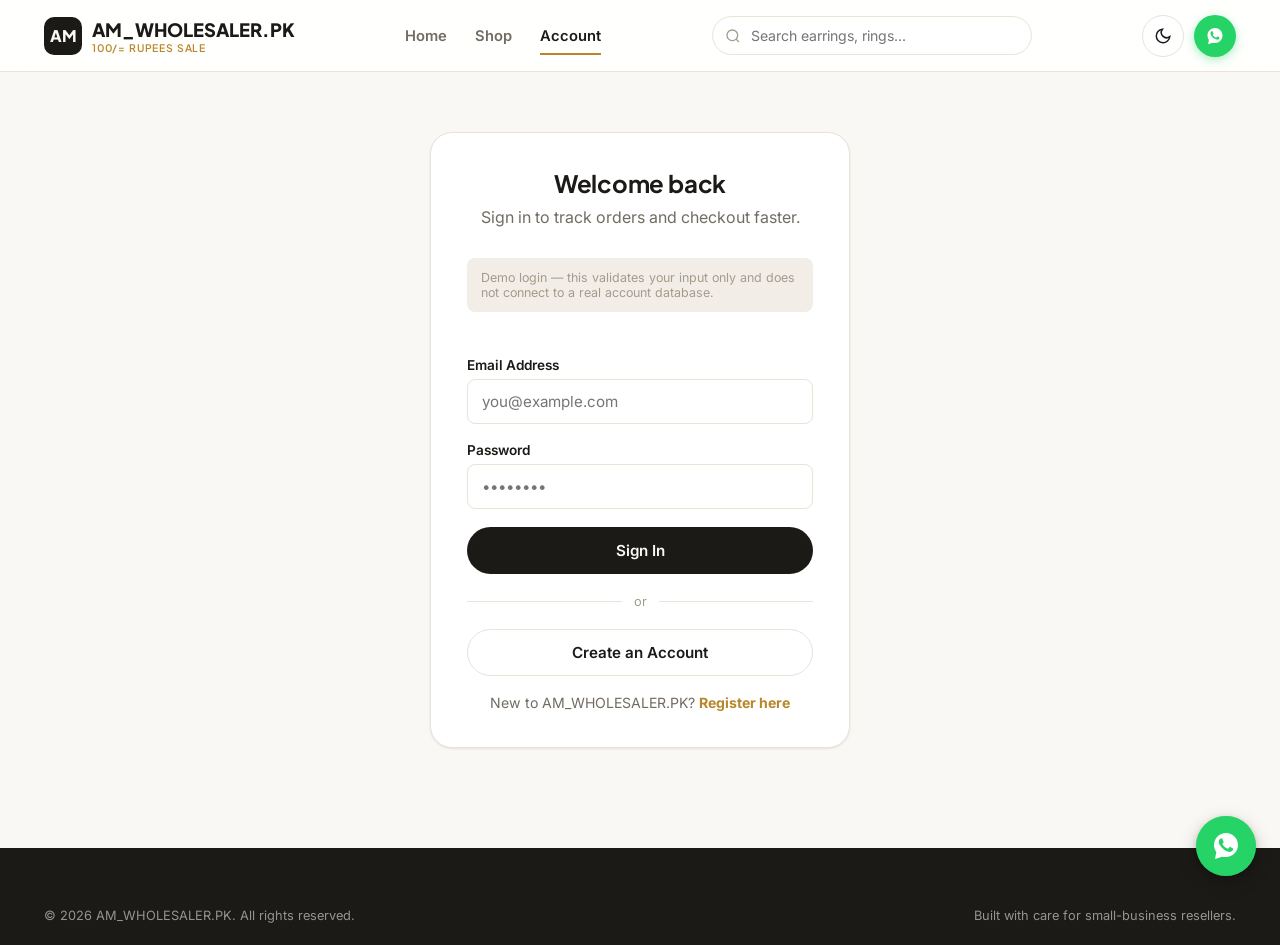
<file: login.html>
<!DOCTYPE html>
<html lang="en">
<head>
<meta charset="UTF-8">
<meta name="viewport" content="width=device-width, initial-scale=1.0">
<title>Login | AM_WHOLESALER.PK</title>
<link rel="icon" href="data:image/svg+xml,<svg xmlns=%22http://www.w3.org/2000/svg%22 viewBox=%220 0 100 100%22><text y=%22.9em%22 font-size=%2290%22>🛍️</text></svg>">
<link rel="preconnect" href="https://fonts.googleapis.com">
<link href="https://fonts.googleapis.com/css2?family=Inter:wght@400;500;600;700;800&family=Plus+Jakarta+Sans:wght@600;700;800&display=swap" rel="stylesheet">
<link rel="stylesheet" href="css/style.css">
</head>
<body>

<header class="navbar">
  <div class="container">
    <a href="index.html" class="brand">
      <span class="logo-mark">AM</span>
      <span>AM_WHOLESALER.PK<span class="brand-tag">100/= Rupees Sale</span></span>
    </a>
    <nav class="nav-links" aria-label="Primary">
      <a href="index.html">Home</a>
      <a href="products.html">Shop</a>
      <!-- <a href="cart.html">Cart</a>
      <a href="checkout.html">Checkout</a> -->
      <a href="login.html" class="active">Account</a>
    </nav>
    <form class="nav-search" data-nav-search role="search">
      <svg viewBox="0 0 24 24" fill="none" stroke="currentColor" stroke-width="2"><circle cx="11" cy="11" r="8"/><path d="m21 21-4.3-4.3"/></svg>
      <input type="search" placeholder="Search earrings, rings..." aria-label="Search products">
    </form>
    <div class="nav-actions">
      <button class="icon-btn theme-toggle" aria-label="Toggle dark mode">
        <svg class="icon-sun" viewBox="0 0 24 24" fill="none" stroke="currentColor" stroke-width="2"><circle cx="12" cy="12" r="4"/><path d="M12 2v2M12 20v2M4.9 4.9l1.4 1.4M17.7 17.7l1.4 1.4M2 12h2M20 12h2M4.9 19.1l1.4-1.4M17.7 6.3l1.4-1.4"/></svg>
        <svg class="icon-moon" viewBox="0 0 24 24" fill="none" stroke="currentColor" stroke-width="2"><path d="M21 12.8A9 9 0 1 1 11.2 3 7 7 0 0 0 21 12.8Z"/></svg>
      </button>
      <!-- WhatsApp Order button: replaces the old Cart/Checkout icon, same nav slot -->
      <a href="https://wa.me/923110211468?text=Hello%21%20I%20would%20like%20to%20place%20an%20order." target="_blank" rel="noopener noreferrer" class="wa-order-btn" aria-label="Order via WhatsApp">
        <svg viewBox="0 0 32 32" aria-hidden="true"><path d="M16.004 3C9.38 3 4 8.373 4 15c0 2.646.86 5.097 2.33 7.09L5 29l7.1-2.27A11.94 11.94 0 0 0 16.004 27C22.63 27 28 21.627 28 15S22.63 3 16.004 3Zm6.98 17.07c-.3.84-1.47 1.55-2.42 1.75-.64.13-1.47.24-4.27-.92-3.58-1.48-5.89-5.1-6.07-5.34-.18-.24-1.45-1.93-1.45-3.68 0-1.75.91-2.6 1.24-2.96.32-.35.7-.44.94-.44.23 0 .47.002.68.012.22.01.51-.082.8.61.3.72.99 2.5 1.08 2.68.09.18.15.39.03.63-.12.24-.18.39-.36.6-.18.21-.38.47-.54.63-.18.18-.37.37-.16.73.21.36.93 1.54 2 2.49 1.37 1.22 2.52 1.6 2.88 1.78.36.18.57.15.78-.09.21-.24.9-1.05 1.14-1.41.24-.36.48-.3.8-.18.33.12 2.1.99 2.46 1.17.36.18.6.27.69.42.09.15.09.86-.21 1.7Z"/></svg>
      </a>
      <button class="icon-btn nav-toggle" aria-label="Open menu" aria-expanded="false">
        <svg viewBox="0 0 24 24" fill="none" stroke="currentColor" stroke-width="2"><path d="M3 12h18M3 6h18M3 18h18"/></svg>
      </button>
    </div>
  </div>
  <div class="mobile-menu">
    <a href="index.html">Home</a>
    <a href="products.html">Shop</a>
    <!-- <a href="cart.html">Cart</a>
    <a href="checkout.html">Checkout</a> -->
    <a href="login.html">Login</a>
    <a href="register.html">Register</a>
  </div>
</header>

<div class="auth-wrap">
  <div class="card auth-card">
    <div class="auth-head">
      <h1>Welcome back</h1>
      <p>Sign in to track orders and checkout faster.</p>
    </div>

    <div class="auth-note">
      Demo login — this validates your input only and does not connect to a real account database.
    </div>

    <div class="form-msg" id="login-msg"></div>

    <form id="login-form" novalidate>
      <div class="field">
        <label for="login-email">Email Address</label>
        <input type="email" id="login-email" placeholder="you@example.com" required>
        <span class="error-msg">Please enter a valid email address.</span>
      </div>
      <div class="field">
        <label for="login-password">Password</label>
        <input type="password" id="login-password" placeholder="••••••••" required>
        <span class="error-msg">Password must be at least 6 characters.</span>
      </div>
      <button type="submit" class="btn btn-primary btn-block">Sign In</button>
    </form>

    <div class="auth-divider">or</div>
    <a href="register.html" class="btn btn-outline btn-block">Create an Account</a>

    <div class="auth-foot">New to AM_WHOLESALER.PK? <a href="register.html">Register here</a></div>
  </div>
</div>

<footer class="site-footer">
  <div class="container">
    <div class="footer-bottom" style="border-top:none;padding-top:0">
      <span>© 2026 AM_WHOLESALER.PK. All rights reserved.</span>
      <span>Built with care for small-business resellers.</span>
    </div>
  </div>
</footer>

<script src="js/products-data.js"></script>
<script src="js/main.js"></script>
<script src="js/auth.js"></script>
<script src="js/whatsapp.js"></script>
</body>
</html>
</file>
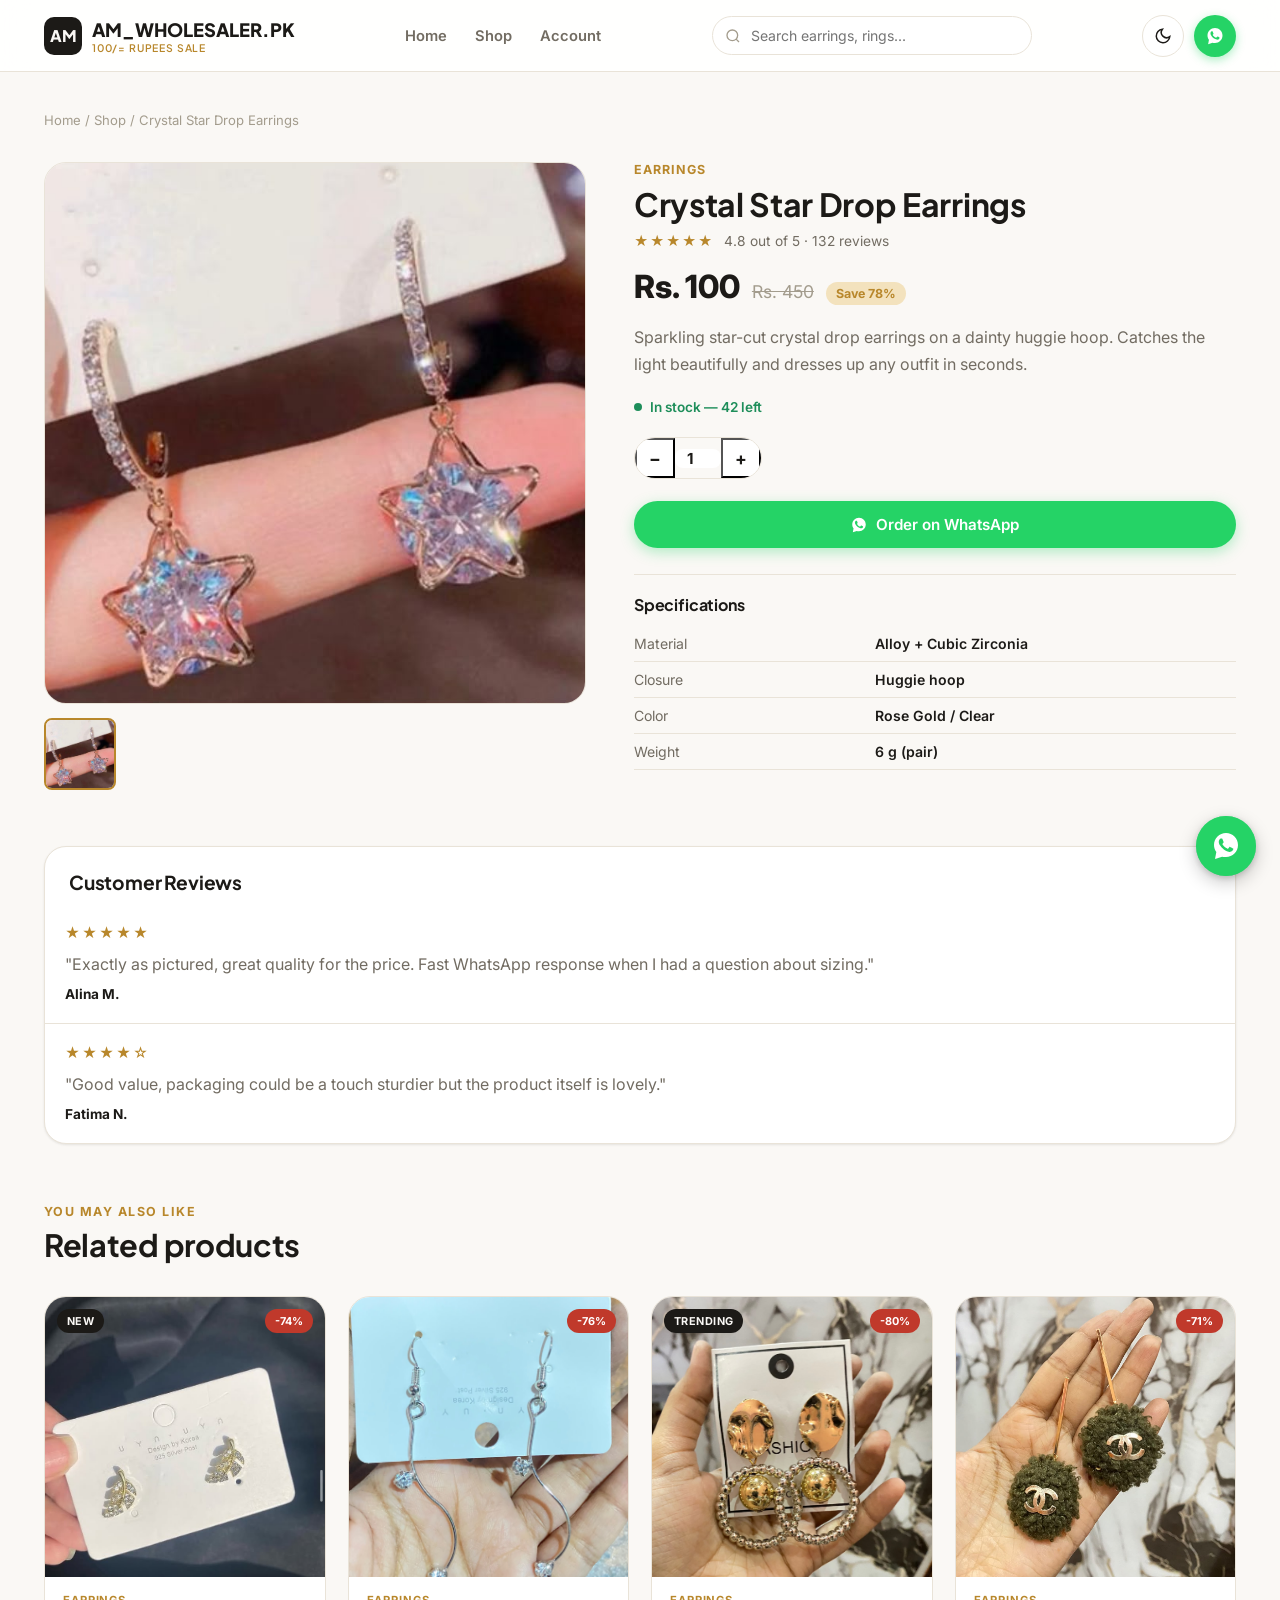
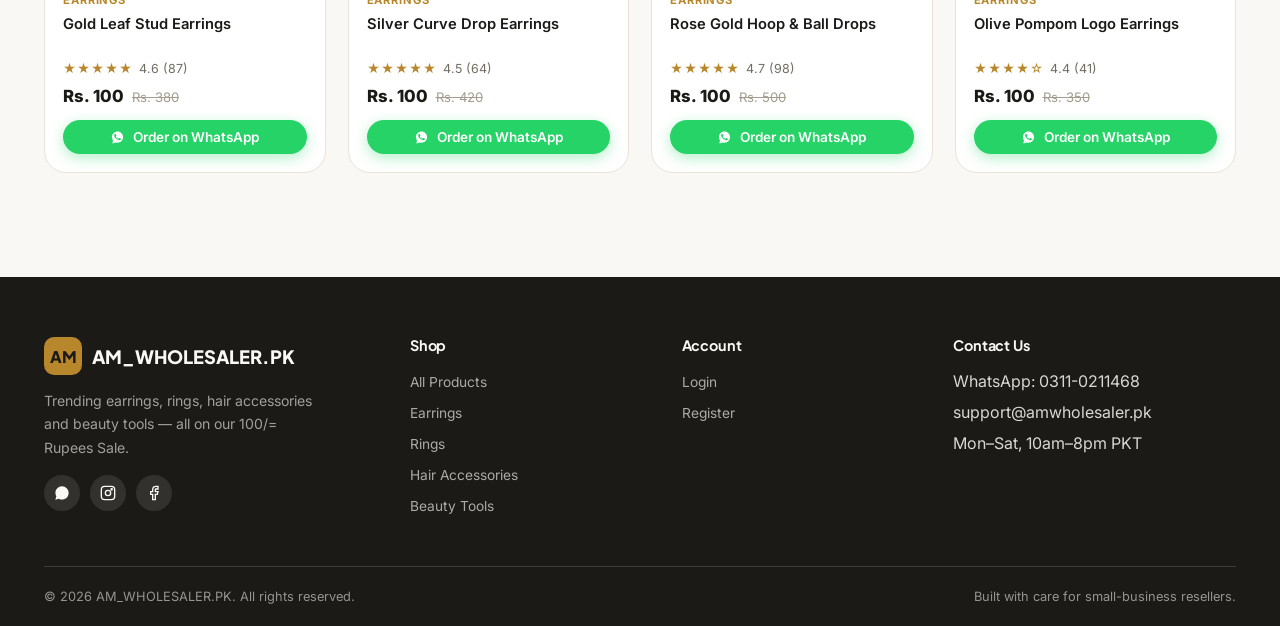
<file: product-details.html>
<!DOCTYPE html>
<html lang="en">
<head>
<meta charset="UTF-8">
<meta name="viewport" content="width=device-width, initial-scale=1.0">
<title>Product Details | AM_WHOLESALER.PK</title>
<link rel="icon" href="data:image/svg+xml,<svg xmlns=%22http://www.w3.org/2000/svg%22 viewBox=%220 0 100 100%22><text y=%22.9em%22 font-size=%2290%22>🛍️</text></svg>">
<link rel="preconnect" href="https://fonts.googleapis.com">
<link href="https://fonts.googleapis.com/css2?family=Inter:wght@400;500;600;700;800&family=Plus+Jakarta+Sans:wght@600;700;800&display=swap" rel="stylesheet">
<link rel="stylesheet" href="css/style.css">
</head>
<body>

<header class="navbar">
  <div class="container">
    <a href="index.html" class="brand">
      <span class="logo-mark">AM</span>
      <span>AM_WHOLESALER.PK<span class="brand-tag">100/= Rupees Sale</span></span>
    </a>
    <nav class="nav-links" aria-label="Primary">
      <a href="index.html">Home</a>
      <a href="products.html">Shop</a>
      <!-- <a href="cart.html">Cart</a>
      <a href="checkout.html">Checkout</a> -->
      <a href="login.html">Account</a>
    </nav>
    <form class="nav-search" data-nav-search role="search">
      <svg viewBox="0 0 24 24" fill="none" stroke="currentColor" stroke-width="2"><circle cx="11" cy="11" r="8"/><path d="m21 21-4.3-4.3"/></svg>
      <input type="search" placeholder="Search earrings, rings..." aria-label="Search products">
    </form>
    <div class="nav-actions">
      <button class="icon-btn theme-toggle" aria-label="Toggle dark mode">
        <svg class="icon-sun" viewBox="0 0 24 24" fill="none" stroke="currentColor" stroke-width="2"><circle cx="12" cy="12" r="4"/><path d="M12 2v2M12 20v2M4.9 4.9l1.4 1.4M17.7 17.7l1.4 1.4M2 12h2M20 12h2M4.9 19.1l1.4-1.4M17.7 6.3l1.4-1.4"/></svg>
        <svg class="icon-moon" viewBox="0 0 24 24" fill="none" stroke="currentColor" stroke-width="2"><path d="M21 12.8A9 9 0 1 1 11.2 3 7 7 0 0 0 21 12.8Z"/></svg>
      </button>
      <!-- WhatsApp Order button: replaces the old Cart/Checkout icon, same nav slot -->
      <a href="https://wa.me/923110211468?text=Hello%21%20I%20would%20like%20to%20place%20an%20order." target="_blank" rel="noopener noreferrer" class="wa-order-btn" aria-label="Order via WhatsApp">
        <svg viewBox="0 0 32 32" aria-hidden="true"><path d="M16.004 3C9.38 3 4 8.373 4 15c0 2.646.86 5.097 2.33 7.09L5 29l7.1-2.27A11.94 11.94 0 0 0 16.004 27C22.63 27 28 21.627 28 15S22.63 3 16.004 3Zm6.98 17.07c-.3.84-1.47 1.55-2.42 1.75-.64.13-1.47.24-4.27-.92-3.58-1.48-5.89-5.1-6.07-5.34-.18-.24-1.45-1.93-1.45-3.68 0-1.75.91-2.6 1.24-2.96.32-.35.7-.44.94-.44.23 0 .47.002.68.012.22.01.51-.082.8.61.3.72.99 2.5 1.08 2.68.09.18.15.39.03.63-.12.24-.18.39-.36.6-.18.21-.38.47-.54.63-.18.18-.37.37-.16.73.21.36.93 1.54 2 2.49 1.37 1.22 2.52 1.6 2.88 1.78.36.18.57.15.78-.09.21-.24.9-1.05 1.14-1.41.24-.36.48-.3.8-.18.33.12 2.1.99 2.46 1.17.36.18.6.27.69.42.09.15.09.86-.21 1.7Z"/></svg>
      </a>
      <button class="icon-btn nav-toggle" aria-label="Open menu" aria-expanded="false">
        <svg viewBox="0 0 24 24" fill="none" stroke="currentColor" stroke-width="2"><path d="M3 12h18M3 6h18M3 18h18"/></svg>
      </button>
    </div>
  </div>
  <div class="mobile-menu">
    <a href="index.html">Home</a>
    <a href="products.html">Shop</a>
    <!-- <a href="cart.html">Cart</a>
    <a href="checkout.html">Checkout</a> -->
    <a href="login.html">Login</a>
    <a href="register.html">Register</a>
  </div>
</header>

<div class="page-title-bar">
  <div class="container">
    <div class="breadcrumb"><a href="index.html">Home</a> / <a href="products.html">Shop</a> / <span id="pd-crumb-name">Product</span></div>
  </div>
</div>

<section class="section" style="padding-top:16px" id="pd-root">
  <div class="container">
    <div class="pd-wrap">
      <!-- Gallery -->
      <div class="pd-gallery">
        <div class="pd-main-img"><img id="pd-main-img" src="" alt=""></div>
        <div class="pd-thumbs" id="pd-thumbs"></div>
      </div>

      <!-- Info -->
      <div class="pd-info">
        <span class="pd-cat" id="pd-cat">Category</span>
        <h1 id="pd-title">Product name</h1>
        <div class="pd-rating-row">
          <span class="stars" id="pd-stars">★★★★★</span>
          <span id="pd-rating-text">4.8 out of 5 · 0 reviews</span>
        </div>
        <div class="pd-price-block">
          <span class="price" id="pd-price">Rs. 100</span>
          <span class="mrp" id="pd-mrp">Rs. 400</span>
          <span class="save" id="pd-save">Save 75%</span>
        </div>
        <p class="pd-desc" id="pd-desc">Description loading...</p>
        <div class="pd-stock"><span class="dot"></span><span id="pd-stock-text">In stock</span></div>

        <div class="pd-qty-row">
          <div class="qty-stepper">
            <button id="pd-qty-minus" aria-label="Decrease quantity">−</button>
            <input type="number" id="pd-qty" value="1" min="1" aria-label="Quantity">
            <button id="pd-qty-plus" aria-label="Increase quantity">+</button>
          </div>
        </div>

        <div class="pd-actions">
          <a class="btn btn-whatsapp btn-block" id="pd-whatsapp-order" href="#" target="_blank" rel="noopener noreferrer" aria-label="Order this product on WhatsApp"></a>
        </div>

        <div class="pd-specs">
          <h3>Specifications</h3>
          <table><tbody id="pd-specs-body"></tbody></table>
        </div>
      </div>
    </div>

    <!-- Reviews -->
    <div class="pd-reviews card">
      <div style="padding:24px 24px 0">
        <h2 style="font-size:1.2rem">Customer Reviews</h2>
      </div>
      <div class="pd-review-item">
        <div class="review-stars">★★★★★</div>
        <p class="quote" style="margin-bottom:6px">"Exactly as pictured, great quality for the price. Fast WhatsApp response when I had a question about sizing."</p>
        <strong style="font-size:0.85rem">Alina M.</strong>
      </div>
      <div class="pd-review-item">
        <div class="review-stars">★★★★☆</div>
        <p class="quote" style="margin-bottom:6px">"Good value, packaging could be a touch sturdier but the product itself is lovely."</p>
        <strong style="font-size:0.85rem">Fatima N.</strong>
      </div>
    </div>

    <!-- Related -->
    <div class="section-head" style="margin-top:48px">
      <div><span class="eyebrow">You may also like</span><h2>Related products</h2></div>
    </div>
    <div class="product-grid" id="related-products"></div>
  </div>
</section>

<footer class="site-footer">
  <div class="container">
    <div class="footer-grid">
      <div class="footer-brand">
        <a href="index.html" class="brand"><span class="logo-mark">AM</span><span>AM_WHOLESALER.PK</span></a>
        <p>Trending earrings, rings, hair accessories and beauty tools — all on our 100/= Rupees Sale.</p>
        <div class="footer-social">
          <a href="https://wa.me/923110211468" target="_blank" rel="noopener noreferrer" aria-label="WhatsApp"><svg width="16" height="16" viewBox="0 0 24 24" fill="currentColor"><path d="M12.04 2C6.58 2 2.13 6.45 2.13 11.91c0 1.85.5 3.57 1.37 5.06L2 22l5.19-1.46a9.86 9.86 0 0 0 4.85 1.26h.01c5.46 0 9.9-4.45 9.9-9.9S17.5 2 12.04 2Z"/></svg></a>
          <a href="#" aria-label="Instagram"><svg width="16" height="16" viewBox="0 0 24 24" fill="none" stroke="currentColor" stroke-width="2"><rect x="2" y="2" width="20" height="20" rx="5"/><circle cx="12" cy="12" r="4"/><circle cx="17.5" cy="6.5" r="1"/></svg></a>
          <a href="#" aria-label="Facebook"><svg width="16" height="16" viewBox="0 0 24 24" fill="none" stroke="currentColor" stroke-width="2"><path d="M18 2h-3a5 5 0 0 0-5 5v3H7v4h3v8h4v-8h3l1-4h-4V7a1 1 0 0 1 1-1h3Z"/></svg></a>
        </div>
      </div>
      <div class="footer-col"><h4>Shop</h4><ul>
        <li><a href="products.html">All Products</a></li>
        <li><a href="products.html?category=earrings">Earrings</a></li>
        <li><a href="products.html?category=rings">Rings</a></li>
        <li><a href="products.html?category=hairties">Hair Accessories</a></li>
        <li><a href="products.html?category=beauty">Beauty Tools</a></li>
      </ul></div>
      <div class="footer-col"><h4>Account</h4><ul>
        <li><a href="login.html">Login</a></li>
        <li><a href="register.html">Register</a></li>
        <!-- <li><a href="cart.html">My Cart</a></li>
        <li><a href="checkout.html">Checkout</a></li> -->
      </ul></div>
      <div class="footer-col"><h4>Contact Us</h4><ul>
        <li>WhatsApp: 0311-0211468</li>
        <li>support@amwholesaler.pk</li>
        <li>Mon–Sat, 10am–8pm PKT</li>
      </ul></div>
    </div>
    <div class="footer-bottom">
      <span>© 2026 AM_WHOLESALER.PK. All rights reserved.</span>
      <span>Built with care for small-business resellers.</span>
    </div>
  </div>
</footer>

<script src="js/products-data.js"></script>
<script src="js/main.js"></script>
<script src="js/products.js"></script>
<script src="js/product-details.js"></script>
<script src="js/whatsapp.js"></script>
</body>
</html>
</file>
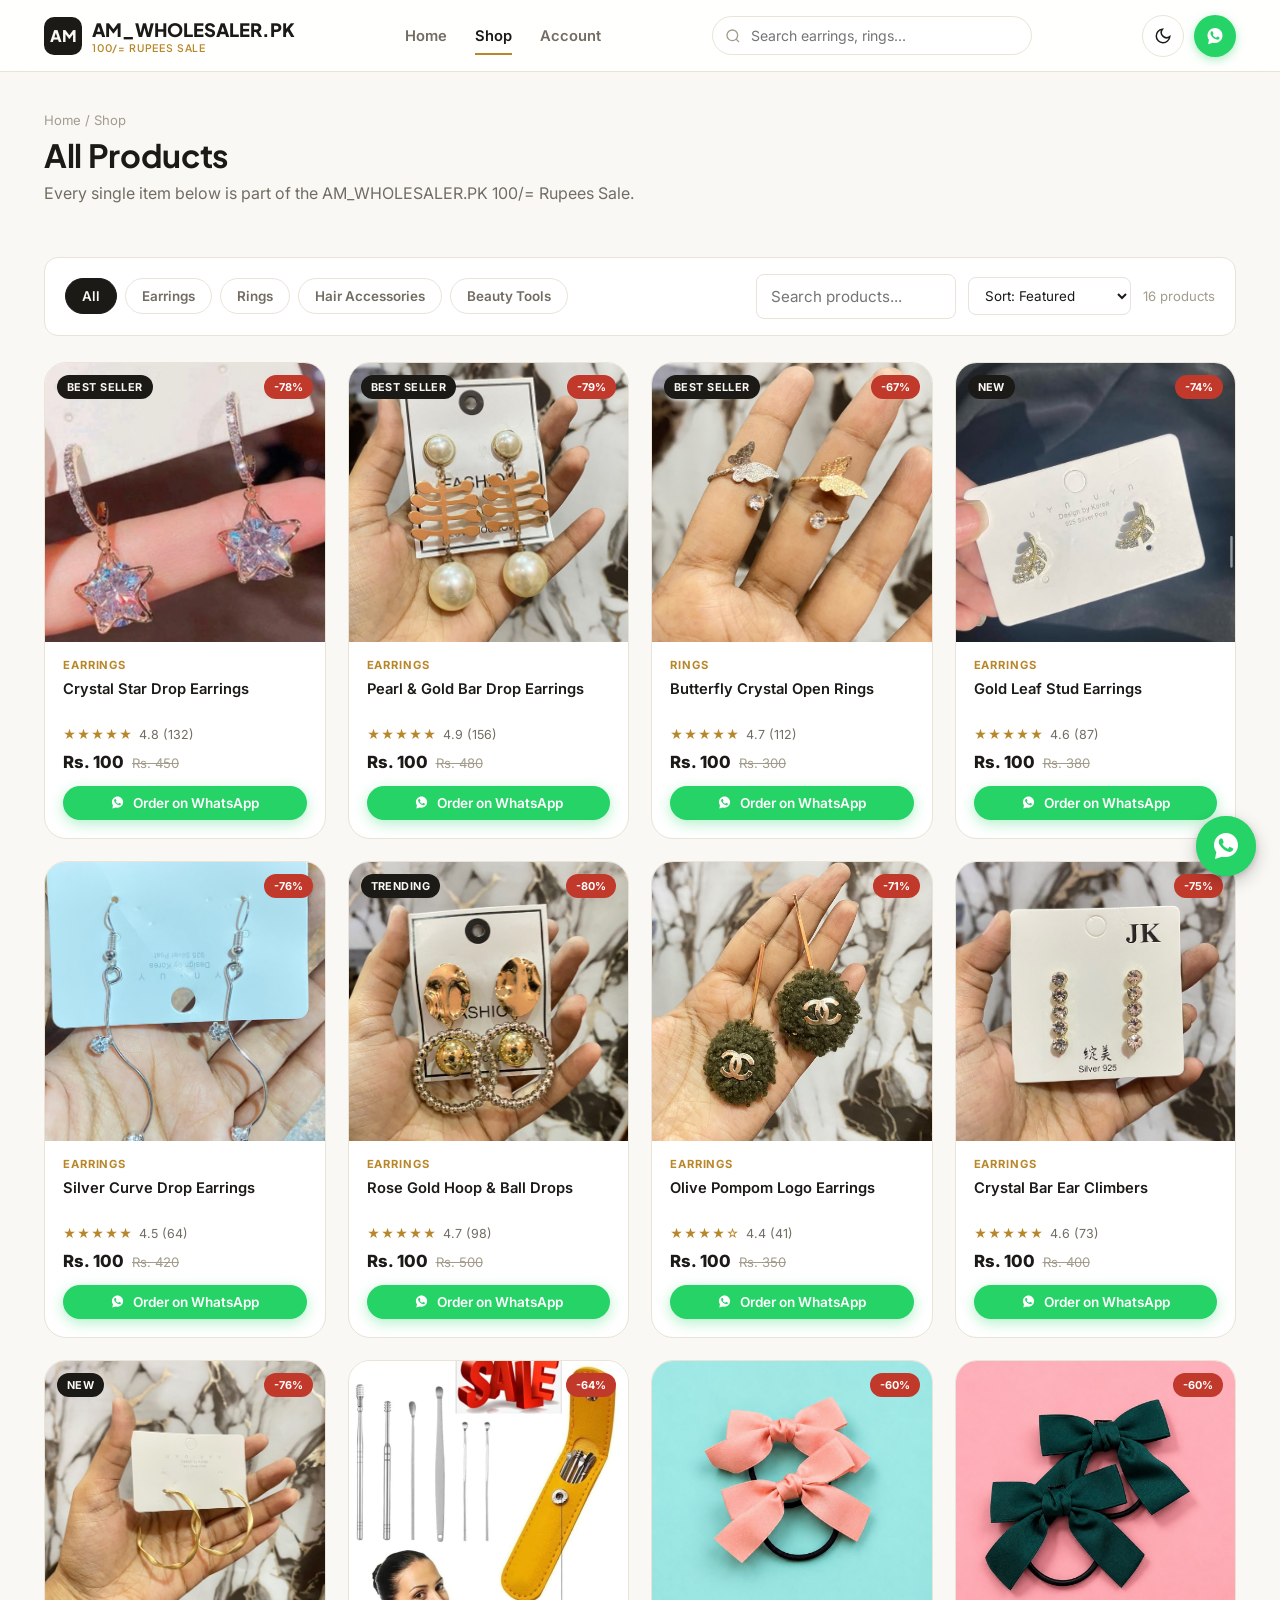
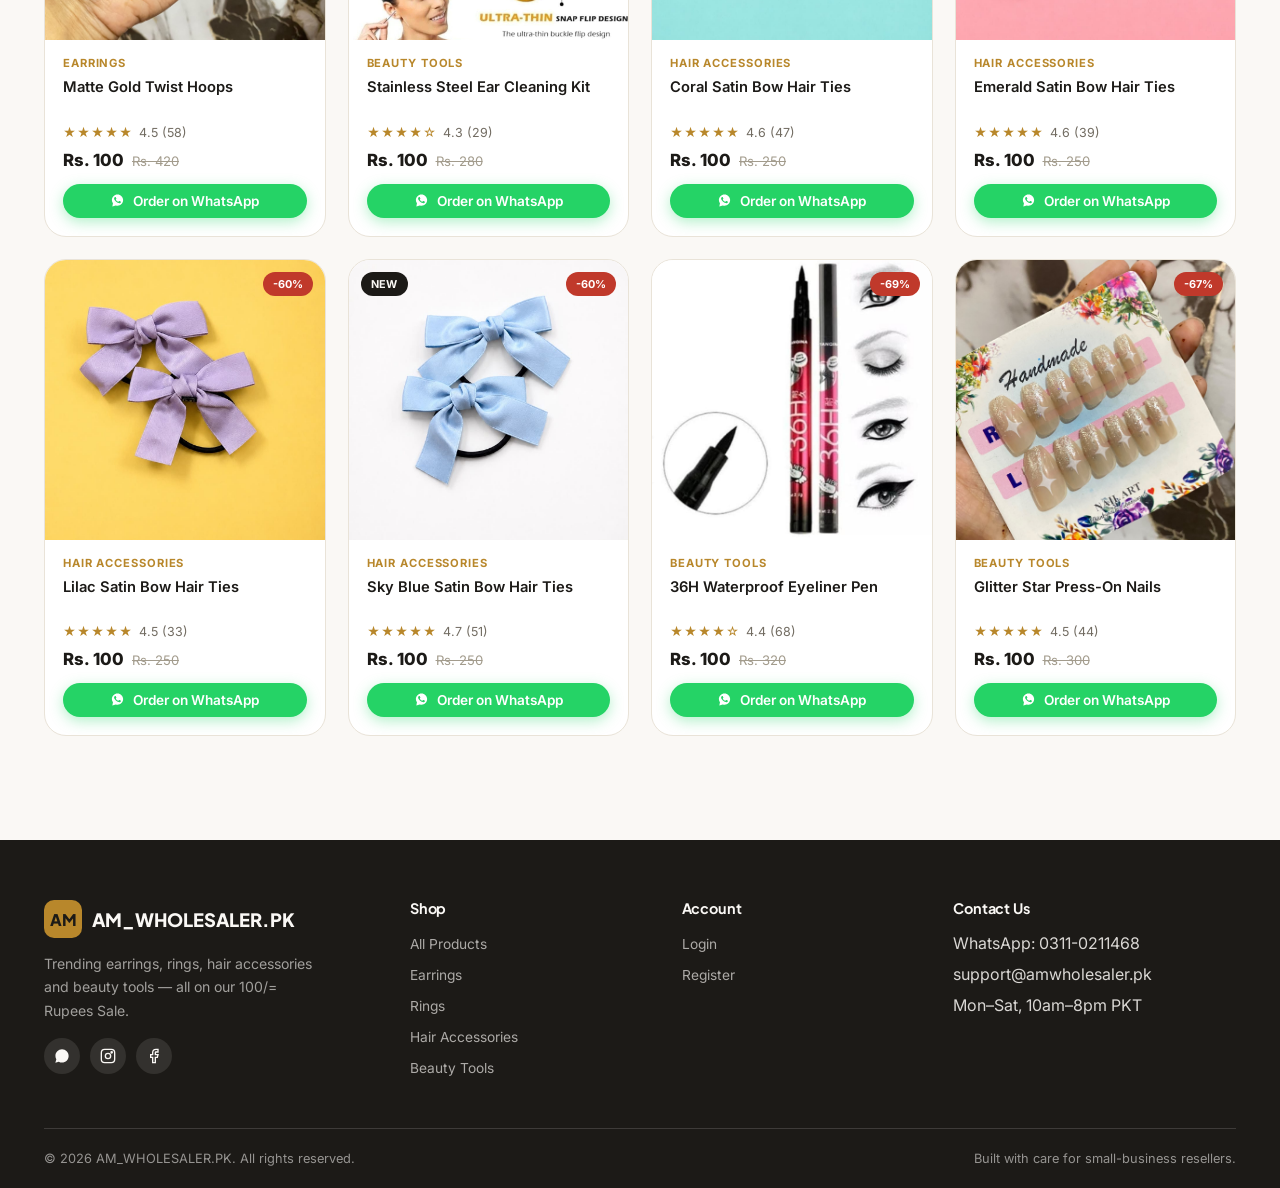
<file: products.html>
<!DOCTYPE html>
<html lang="en">
<head>
<meta charset="UTF-8">
<meta name="viewport" content="width=device-width, initial-scale=1.0">
<title>Shop All Products | AM_WHOLESALER.PK — 100/= Rupees Sale</title>
<meta name="description" content="Browse every item on the AM_WHOLESALER.PK 100 Rupees Sale — earrings, rings, hair accessories and beauty tools.">
<link rel="icon" href="data:image/svg+xml,<svg xmlns=%22http://www.w3.org/2000/svg%22 viewBox=%220 0 100 100%22><text y=%22.9em%22 font-size=%2290%22>🛍️</text></svg>">
<link rel="preconnect" href="https://fonts.googleapis.com">
<link href="https://fonts.googleapis.com/css2?family=Inter:wght@400;500;600;700;800&family=Plus+Jakarta+Sans:wght@600;700;800&display=swap" rel="stylesheet">
<link rel="stylesheet" href="css/style.css">
</head>
<body>

<!-- ===================== NAVBAR ===================== -->
<header class="navbar">
  <div class="container">
    <a href="index.html" class="brand">
      <span class="logo-mark">AM</span>
      <span>AM_WHOLESALER.PK<span class="brand-tag">100/= Rupees Sale</span></span>
    </a>
    <nav class="nav-links" aria-label="Primary">
      <a href="index.html">Home</a>
      <a href="products.html" class="active">Shop</a>
      <!-- <a href="cart.html">Cart</a>
      <a href="checkout.html">Checkout</a> -->
      <a href="login.html">Account</a>
    </nav>
    <form class="nav-search" data-nav-search role="search">
      <svg viewBox="0 0 24 24" fill="none" stroke="currentColor" stroke-width="2"><circle cx="11" cy="11" r="8"/><path d="m21 21-4.3-4.3"/></svg>
      <input type="search" placeholder="Search earrings, rings..." aria-label="Search products">
    </form>
    <div class="nav-actions">
      <button class="icon-btn theme-toggle" aria-label="Toggle dark mode">
        <svg class="icon-sun" viewBox="0 0 24 24" fill="none" stroke="currentColor" stroke-width="2"><circle cx="12" cy="12" r="4"/><path d="M12 2v2M12 20v2M4.9 4.9l1.4 1.4M17.7 17.7l1.4 1.4M2 12h2M20 12h2M4.9 19.1l1.4-1.4M17.7 6.3l1.4-1.4"/></svg>
        <svg class="icon-moon" viewBox="0 0 24 24" fill="none" stroke="currentColor" stroke-width="2"><path d="M21 12.8A9 9 0 1 1 11.2 3 7 7 0 0 0 21 12.8Z"/></svg>
      </button>
      <!-- WhatsApp Order button: replaces the old Cart/Checkout icon, same nav slot -->
      <a href="https://wa.me/923110211468?text=Hello%21%20I%20would%20like%20to%20place%20an%20order." target="_blank" rel="noopener noreferrer" class="wa-order-btn" aria-label="Order via WhatsApp">
        <svg viewBox="0 0 32 32" aria-hidden="true"><path d="M16.004 3C9.38 3 4 8.373 4 15c0 2.646.86 5.097 2.33 7.09L5 29l7.1-2.27A11.94 11.94 0 0 0 16.004 27C22.63 27 28 21.627 28 15S22.63 3 16.004 3Zm6.98 17.07c-.3.84-1.47 1.55-2.42 1.75-.64.13-1.47.24-4.27-.92-3.58-1.48-5.89-5.1-6.07-5.34-.18-.24-1.45-1.93-1.45-3.68 0-1.75.91-2.6 1.24-2.96.32-.35.7-.44.94-.44.23 0 .47.002.68.012.22.01.51-.082.8.61.3.72.99 2.5 1.08 2.68.09.18.15.39.03.63-.12.24-.18.39-.36.6-.18.21-.38.47-.54.63-.18.18-.37.37-.16.73.21.36.93 1.54 2 2.49 1.37 1.22 2.52 1.6 2.88 1.78.36.18.57.15.78-.09.21-.24.9-1.05 1.14-1.41.24-.36.48-.3.8-.18.33.12 2.1.99 2.46 1.17.36.18.6.27.69.42.09.15.09.86-.21 1.7Z"/></svg>
      </a>
      <button class="icon-btn nav-toggle" aria-label="Open menu" aria-expanded="false">
        <svg viewBox="0 0 24 24" fill="none" stroke="currentColor" stroke-width="2"><path d="M3 12h18M3 6h18M3 18h18"/></svg>
      </button>
    </div>
  </div>
  <div class="mobile-menu">
    <a href="index.html">Home</a>
    <a href="products.html">Shop</a>
    <!-- <a href="cart.html">Cart</a>
    <a href="checkout.html">Checkout</a> -->
    <a href="login.html">Login</a>
    <a href="register.html">Register</a>
  </div>
</header>

<!-- ===================== PAGE HEADER ===================== -->
<div class="page-title-bar">
  <div class="container">
    <div class="breadcrumb"><a href="index.html">Home</a> / <span>Shop</span></div>
    <h1>All Products</h1>
    <p>Every single item below is part of the AM_WHOLESALER.PK 100/= Rupees Sale.</p>
  </div>
</div>

<!-- ===================== LISTING ===================== -->
<section class="section" style="padding-top:24px">
  <div class="container">

    <div class="toolbar">
      <div class="filter-chips">
        <button class="chip active" data-category="all">All</button>
        <button class="chip" data-category="earrings">Earrings</button>
        <button class="chip" data-category="rings">Rings</button>
        <button class="chip" data-category="hairties">Hair Accessories</button>
        <button class="chip" data-category="beauty">Beauty Tools</button>
      </div>
      <div class="toolbar-right">
        <input type="search" id="product-search-input" placeholder="Search products..." aria-label="Search within results" style="max-width:200px">
        <select id="sort-select" aria-label="Sort products">
          <option value="featured">Sort: Featured</option>
          <option value="price-asc">Price: Low to High</option>
          <option value="price-desc">Price: High to Low</option>
          <option value="rating">Highest Rated</option>
          <option value="newest">Newest</option>
        </select>
        <span class="result-count" id="result-count">16 products</span>
      </div>
    </div>

    <div class="product-grid" id="product-grid"></div>
  </div>
</section>

<!-- ===================== FOOTER ===================== -->
<footer class="site-footer">
  <div class="container">
    <div class="footer-grid">
      <div class="footer-brand">
        <a href="index.html" class="brand"><span class="logo-mark">AM</span><span>AM_WHOLESALER.PK</span></a>
        <p>Trending earrings, rings, hair accessories and beauty tools — all on our 100/= Rupees Sale.</p>
        <div class="footer-social">
          <a href="https://wa.me/923110211468" target="_blank" rel="noopener noreferrer" aria-label="WhatsApp"><svg width="16" height="16" viewBox="0 0 24 24" fill="currentColor"><path d="M12.04 2C6.58 2 2.13 6.45 2.13 11.91c0 1.85.5 3.57 1.37 5.06L2 22l5.19-1.46a9.86 9.86 0 0 0 4.85 1.26h.01c5.46 0 9.9-4.45 9.9-9.9S17.5 2 12.04 2Z"/></svg></a>
          <a href="#" aria-label="Instagram"><svg width="16" height="16" viewBox="0 0 24 24" fill="none" stroke="currentColor" stroke-width="2"><rect x="2" y="2" width="20" height="20" rx="5"/><circle cx="12" cy="12" r="4"/><circle cx="17.5" cy="6.5" r="1"/></svg></a>
          <a href="#" aria-label="Facebook"><svg width="16" height="16" viewBox="0 0 24 24" fill="none" stroke="currentColor" stroke-width="2"><path d="M18 2h-3a5 5 0 0 0-5 5v3H7v4h3v8h4v-8h3l1-4h-4V7a1 1 0 0 1 1-1h3Z"/></svg></a>
        </div>
      </div>
      <div class="footer-col"><h4>Shop</h4><ul>
        <li><a href="products.html">All Products</a></li>
        <li><a href="products.html?category=earrings">Earrings</a></li>
        <li><a href="products.html?category=rings">Rings</a></li>
        <li><a href="products.html?category=hairties">Hair Accessories</a></li>
        <li><a href="products.html?category=beauty">Beauty Tools</a></li>
      </ul></div>
      <div class="footer-col"><h4>Account</h4><ul>
        <li><a href="login.html">Login</a></li>
        <li><a href="register.html">Register</a></li>
        <!-- <li><a href="cart.html">My Cart</a></li>
        <li><a href="checkout.html">Checkout</a></li> -->
      </ul></div>
      <div class="footer-col"><h4>Contact Us</h4><ul>
        <li>WhatsApp: 0311-0211468</li>
        <li>support@amwholesaler.pk</li>
        <li>Mon–Sat, 10am–8pm PKT</li>
      </ul></div>
    </div>
    <div class="footer-bottom">
      <span>© 2026 AM_WHOLESALER.PK. All rights reserved.</span>
      <span>Built with care for small-business resellers.</span>
    </div>
  </div>
</footer>

<script src="js/products-data.js"></script>
<script src="js/main.js"></script>
<script src="js/products.js"></script>
<script src="js/whatsapp.js"></script>
</body>
</html>
</file>
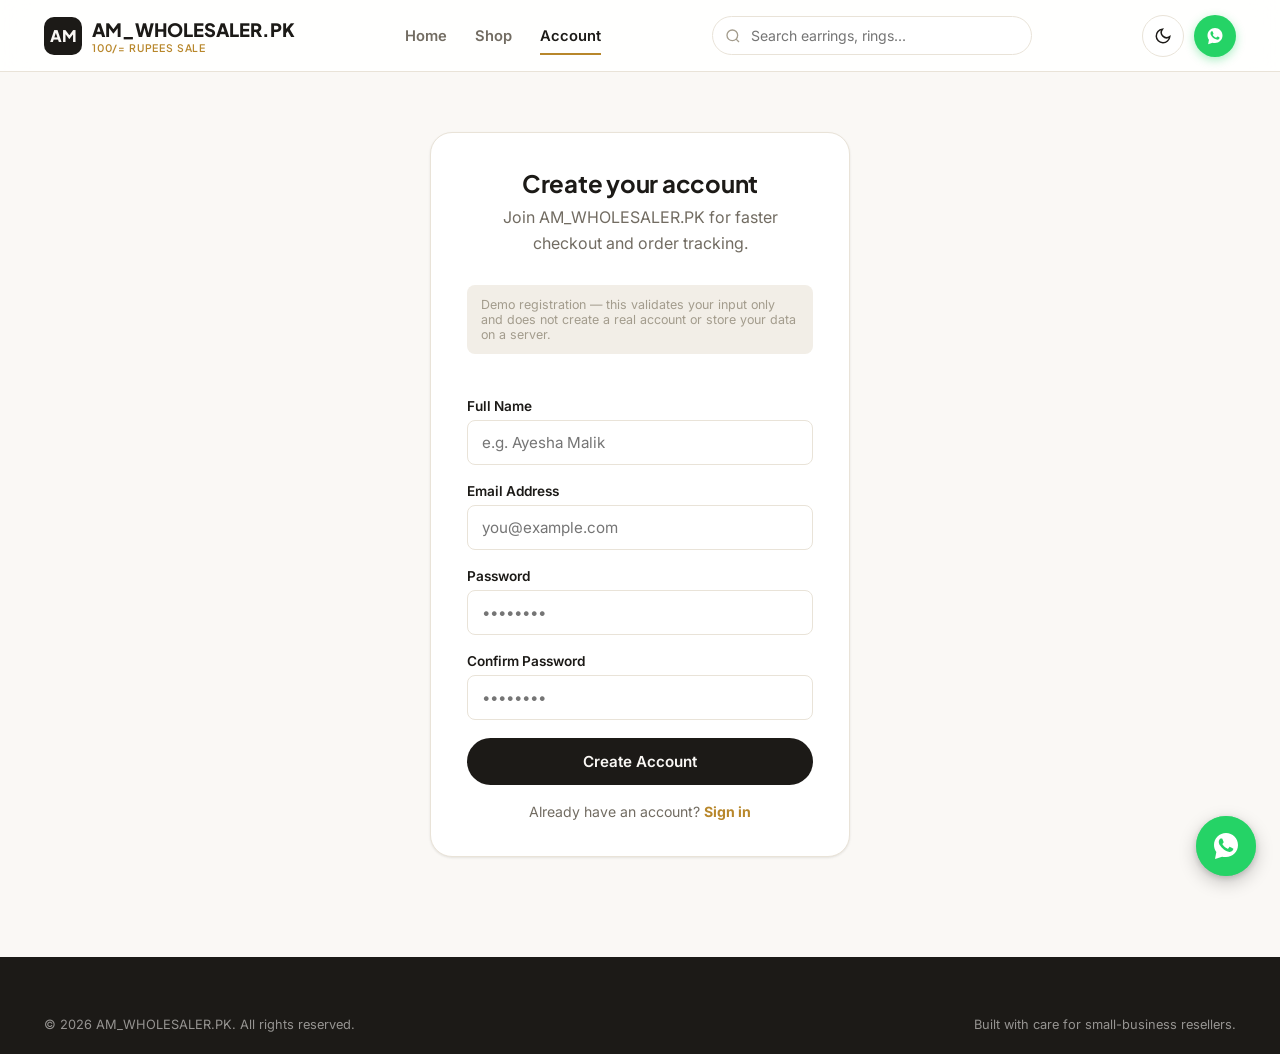
<file: register.html>
<!DOCTYPE html>
<html lang="en">
<head>
<meta charset="UTF-8">
<meta name="viewport" content="width=device-width, initial-scale=1.0">
<title>Register | AM_WHOLESALER.PK</title>
<link rel="icon" href="data:image/svg+xml,<svg xmlns=%22http://www.w3.org/2000/svg%22 viewBox=%220 0 100 100%22><text y=%22.9em%22 font-size=%2290%22>🛍️</text></svg>">
<link rel="preconnect" href="https://fonts.googleapis.com">
<link href="https://fonts.googleapis.com/css2?family=Inter:wght@400;500;600;700;800&family=Plus+Jakarta+Sans:wght@600;700;800&display=swap" rel="stylesheet">
<link rel="stylesheet" href="css/style.css">
</head>
<body>

<header class="navbar">
  <div class="container">
    <a href="index.html" class="brand">
      <span class="logo-mark">AM</span>
      <span>AM_WHOLESALER.PK<span class="brand-tag">100/= Rupees Sale</span></span>
    </a>
    <nav class="nav-links" aria-label="Primary">
      <a href="index.html">Home</a>
      <a href="products.html">Shop</a>
      <!-- <a href="cart.html">Cart</a>
      <a href="checkout.html">Checkout</a> -->
      <a href="login.html" class="active">Account</a>
    </nav>
    <form class="nav-search" data-nav-search role="search">
      <svg viewBox="0 0 24 24" fill="none" stroke="currentColor" stroke-width="2"><circle cx="11" cy="11" r="8"/><path d="m21 21-4.3-4.3"/></svg>
      <input type="search" placeholder="Search earrings, rings..." aria-label="Search products">
    </form>
    <div class="nav-actions">
      <button class="icon-btn theme-toggle" aria-label="Toggle dark mode">
        <svg class="icon-sun" viewBox="0 0 24 24" fill="none" stroke="currentColor" stroke-width="2"><circle cx="12" cy="12" r="4"/><path d="M12 2v2M12 20v2M4.9 4.9l1.4 1.4M17.7 17.7l1.4 1.4M2 12h2M20 12h2M4.9 19.1l1.4-1.4M17.7 6.3l1.4-1.4"/></svg>
        <svg class="icon-moon" viewBox="0 0 24 24" fill="none" stroke="currentColor" stroke-width="2"><path d="M21 12.8A9 9 0 1 1 11.2 3 7 7 0 0 0 21 12.8Z"/></svg>
      </button>
      <!-- WhatsApp Order button: replaces the old Cart/Checkout icon, same nav slot -->
      <a href="https://wa.me/923110211468?text=Hello%21%20I%20would%20like%20to%20place%20an%20order." target="_blank" rel="noopener noreferrer" class="wa-order-btn" aria-label="Order via WhatsApp">
        <svg viewBox="0 0 32 32" aria-hidden="true"><path d="M16.004 3C9.38 3 4 8.373 4 15c0 2.646.86 5.097 2.33 7.09L5 29l7.1-2.27A11.94 11.94 0 0 0 16.004 27C22.63 27 28 21.627 28 15S22.63 3 16.004 3Zm6.98 17.07c-.3.84-1.47 1.55-2.42 1.75-.64.13-1.47.24-4.27-.92-3.58-1.48-5.89-5.1-6.07-5.34-.18-.24-1.45-1.93-1.45-3.68 0-1.75.91-2.6 1.24-2.96.32-.35.7-.44.94-.44.23 0 .47.002.68.012.22.01.51-.082.8.61.3.72.99 2.5 1.08 2.68.09.18.15.39.03.63-.12.24-.18.39-.36.6-.18.21-.38.47-.54.63-.18.18-.37.37-.16.73.21.36.93 1.54 2 2.49 1.37 1.22 2.52 1.6 2.88 1.78.36.18.57.15.78-.09.21-.24.9-1.05 1.14-1.41.24-.36.48-.3.8-.18.33.12 2.1.99 2.46 1.17.36.18.6.27.69.42.09.15.09.86-.21 1.7Z"/></svg>
      </a>
      <button class="icon-btn nav-toggle" aria-label="Open menu" aria-expanded="false">
        <svg viewBox="0 0 24 24" fill="none" stroke="currentColor" stroke-width="2"><path d="M3 12h18M3 6h18M3 18h18"/></svg>
      </button>
    </div>
  </div>
  <div class="mobile-menu">
    <a href="index.html">Home</a>
    <a href="products.html">Shop</a>
    <!-- <a href="cart.html">Cart</a>
    <a href="checkout.html">Checkout</a> -->
    <a href="login.html">Login</a>
    <a href="register.html">Register</a>
  </div>
</header>

<div class="auth-wrap">
  <div class="card auth-card">
    <div class="auth-head">
      <h1>Create your account</h1>
      <p>Join AM_WHOLESALER.PK for faster checkout and order tracking.</p>
    </div>

    <div class="auth-note">
      Demo registration — this validates your input only and does not create a real account or store your data on a server.
    </div>

    <div class="form-msg" id="register-msg"></div>

    <form id="register-form" novalidate>
      <div class="field">
        <label for="reg-name">Full Name</label>
        <input type="text" id="reg-name" placeholder="e.g. Ayesha Malik" required>
        <span class="error-msg">Please enter your name (min. 2 characters).</span>
      </div>
      <div class="field">
        <label for="reg-email">Email Address</label>
        <input type="email" id="reg-email" placeholder="you@example.com" required>
        <span class="error-msg">Please enter a valid email address.</span>
      </div>
      <div class="field">
        <label for="reg-password">Password</label>
        <input type="password" id="reg-password" placeholder="••••••••" required>
        <span class="error-msg">Password must be at least 6 characters.</span>
      </div>
      <div class="field">
        <label for="reg-confirm">Confirm Password</label>
        <input type="password" id="reg-confirm" placeholder="••••••••" required>
        <span class="error-msg">Passwords do not match.</span>
      </div>
      <button type="submit" class="btn btn-primary btn-block">Create Account</button>
    </form>

    <div class="auth-foot">Already have an account? <a href="login.html">Sign in</a></div>
  </div>
</div>

<footer class="site-footer">
  <div class="container">
    <div class="footer-bottom" style="border-top:none;padding-top:0">
      <span>© 2026 AM_WHOLESALER.PK. All rights reserved.</span>
      <span>Built with care for small-business resellers.</span>
    </div>
  </div>
</footer>

<script src="js/products-data.js"></script>
<script src="js/main.js"></script>
<script src="js/auth.js"></script>
<script src="js/whatsapp.js"></script>
</body>
</html>
</file>
<file: css/style.css>
/* ======================================================================
   AM_WHOLESALER.PK — Main Stylesheet
   A clean, minimalist, premium design system shared by every page.
   Organized as:
     1. Design tokens (CSS variables + light/dark themes)
     2. Reset & base typography
     3. Layout utilities
     4. Navigation bar
     5. Buttons & form controls
     6. Hero, sections, cards (home page)
     7. Product grid & product cards (listing page)
     8. Product detail page
     9. Cart & checkout
    10. Auth (login/register) pages
    11. Footer
    12. Toast notifications
    13. Floating WhatsApp button  (kept isolated at the bottom on purpose)
    14. Responsive breakpoints
====================================================================== */

/* ---------- 1. Design tokens ---------- */
:root {
  /* Brand palette */
  --color-primary: #1c1a17;       /* near-black ink, premium */
  --color-primary-soft: #35312b;
  --color-accent: #b8872b;        /* warm gold accent */
  --color-accent-light: #f3e2bd;
  --color-danger: #c0392b;
  --color-success: #1e8e5a;

  /* Surfaces */
  --bg: #faf8f5;
  --bg-alt: #f2eee7;
  --surface: #ffffff;
  --surface-2: #fbfaf8;
  --border: #e9e3d8;
  --text: #1c1a17;
  --text-muted: #726c62;
  --text-faint: #a39c8d;

  /* Shadows */
  --shadow-sm: 0 1px 3px rgba(28, 26, 23, 0.06), 0 1px 2px rgba(28, 26, 23, 0.04);
  --shadow-md: 0 6px 20px rgba(28, 26, 23, 0.08);
  --shadow-lg: 0 16px 40px rgba(28, 26, 23, 0.14);

  /* Radii */
  --radius-sm: 8px;
  --radius-md: 14px;
  --radius-lg: 22px;
  --radius-pill: 999px;

  /* Layout */
  --container-w: 1240px;
  --nav-h: 72px;

  /* Motion */
  --ease: cubic-bezier(0.4, 0, 0.2, 1);
}

/* Dark theme overrides — toggled via data-theme="dark" on <html> */
html[data-theme="dark"] {
  --color-primary: #f5f1ea;
  --color-primary-soft: #d8d2c5;
  --color-accent: #e2b45c;
  --color-accent-light: #4a3c1d;

  --bg: #141311;
  --bg-alt: #1b1a17;
  --surface: #1e1c19;
  --surface-2: #211f1c;
  --border: #322f2a;
  --text: #f5f1ea;
  --text-muted: #b2aa9c;
  --text-faint: #7d7668;

  --shadow-sm: 0 1px 3px rgba(0, 0, 0, 0.35);
  --shadow-md: 0 6px 20px rgba(0, 0, 0, 0.45);
  --shadow-lg: 0 20px 48px rgba(0, 0, 0, 0.55);
}

/* ---------- 2. Reset & base typography ---------- */
* , *::before, *::after { box-sizing: border-box; }
html { scroll-behavior: smooth; }

body {
  margin: 0;
  font-family: "Inter", -apple-system, BlinkMacSystemFont, "Segoe UI", sans-serif;
  background: var(--bg);
  color: var(--text);
  -webkit-font-smoothing: antialiased;
  transition: background 0.3s var(--ease), color 0.3s var(--ease);
  padding-top: var(--nav-h);
}

h1, h2, h3, h4 {
  font-family: "Plus Jakarta Sans", "Inter", sans-serif;
  font-weight: 700;
  line-height: 1.2;
  margin: 0 0 0.5em;
  letter-spacing: -0.01em;
}

p { line-height: 1.65; color: var(--text-muted); margin: 0 0 1em; }
a { color: inherit; text-decoration: none; }
img { max-width: 100%; display: block; }
ul { list-style: none; margin: 0; padding: 0; }
button { font-family: inherit; cursor: pointer; }

.container {
  width: 100%;
  max-width: var(--container-w);
  margin: 0 auto;
  padding: 0 24px;
}

.section { padding: 64px 0; }
.section-head {
  display: flex;
  align-items: flex-end;
  justify-content: space-between;
  gap: 16px;
  margin-bottom: 32px;
  flex-wrap: wrap;
}
.section-head h2 { margin: 0; font-size: clamp(1.5rem, 2.4vw, 2.1rem); }
.section-head .eyebrow {
  display: inline-block;
  font-size: 0.78rem;
  font-weight: 700;
  letter-spacing: 0.12em;
  text-transform: uppercase;
  color: var(--color-accent);
  margin-bottom: 8px;
}
.section-head p.lead { max-width: 560px; margin: 8px 0 0; }
.section-alt { background: var(--bg-alt); }

.text-center { text-align: center; }
.visually-hidden {
  position: absolute; width: 1px; height: 1px; margin: -1px; padding: 0;
  overflow: hidden; clip: rect(0,0,0,0); white-space: nowrap; border: 0;
}

/* ---------- 3. Buttons & form controls ---------- */
.btn {
  display: inline-flex;
  align-items: center;
  justify-content: center;
  gap: 8px;
  padding: 13px 26px;
  border-radius: var(--radius-pill);
  font-weight: 600;
  font-size: 0.95rem;
  border: 1px solid transparent;
  cursor: pointer;
  transition: transform 0.2s var(--ease), background 0.2s var(--ease), box-shadow 0.2s var(--ease), color 0.2s var(--ease), border-color .2s var(--ease);
  white-space: nowrap;
}
.btn:active { transform: scale(0.97); }
.btn-primary { background: var(--color-primary); color: var(--bg); }
.btn-primary:hover { box-shadow: var(--shadow-md); transform: translateY(-2px); }
.btn-accent { background: var(--color-accent); color: #1c1a17; }
.btn-accent:hover { box-shadow: var(--shadow-md); transform: translateY(-2px); }
.btn-outline { background: transparent; border-color: var(--border); color: var(--text); }
.btn-outline:hover { border-color: var(--color-primary); }
.btn-ghost { background: transparent; color: var(--text); }
.btn-ghost:hover { background: var(--bg-alt); }
.btn-block { width: 100%; }
.btn-sm { padding: 8px 16px; font-size: 0.85rem; }
.btn:disabled { opacity: 0.5; cursor: not-allowed; transform: none !important; }

/* "Order on WhatsApp" button — used on product cards and the product
   detail page in place of the old Add to Cart / Buy Now buttons.
   Official WhatsApp green, icon + label, clean pill shape, soft
   shadow and a smooth lift on hover/focus. Inherits sizing, radius
   and layout from .btn so it stays responsive wherever it's placed. */
.btn-whatsapp {
  background-color: #25D366;
  color: #ffffff;
  box-shadow: 0 4px 14px rgba(37, 211, 102, 0.35);
}
.btn-whatsapp svg { width: 18px; height: 18px; fill: #ffffff; flex-shrink: 0; }
.btn-whatsapp.btn-sm svg { width: 15px; height: 15px; }
.btn-whatsapp:hover,
.btn-whatsapp:focus-visible {
  background-color: #20bd5c;
  color: #ffffff;
  box-shadow: 0 8px 22px rgba(37, 211, 102, 0.45);
  transform: translateY(-2px);
}
.btn-whatsapp:active { transform: scale(0.97); }
.btn-whatsapp:focus-visible { outline: 2px solid #1c1a17; outline-offset: 2px; }

.field {
  display: flex;
  flex-direction: column;
  gap: 6px;
  margin-bottom: 18px;
}
.field label { font-size: 0.85rem; font-weight: 600; color: var(--text); }
.field .hint { font-size: 0.78rem; color: var(--text-faint); }
.field .error-msg { font-size: 0.78rem; color: var(--color-danger); display: none; }
.field.has-error input,
.field.has-error select,
.field.has-error textarea { border-color: var(--color-danger); }
.field.has-error .error-msg { display: block; }

input, select, textarea {
  font-family: inherit;
  font-size: 0.95rem;
  padding: 12px 14px;
  border-radius: var(--radius-sm);
  border: 1px solid var(--border);
  background: var(--surface);
  color: var(--text);
  transition: border-color 0.2s var(--ease), box-shadow 0.2s var(--ease);
}
input:focus, select:focus, textarea:focus {
  outline: none;
  border-color: var(--color-accent);
  box-shadow: 0 0 0 3px var(--color-accent-light);
}
.input-row { display: grid; grid-template-columns: 1fr 1fr; gap: 16px; }

.card {
  background: var(--surface);
  border: 1px solid var(--border);
  border-radius: var(--radius-lg);
  box-shadow: var(--shadow-sm);
}

/* ---------- 4. Navigation bar ---------- */
.navbar {
  position: fixed;
  top: 0; left: 0; right: 0;
  height: var(--nav-h);
  z-index: 900;
  background: color-mix(in srgb, var(--surface) 88%, transparent);
  backdrop-filter: blur(14px) saturate(140%);
  -webkit-backdrop-filter: blur(14px) saturate(140%);
  border-bottom: 1px solid var(--border);
}
.navbar .container {
  height: 100%;
  display: flex;
  align-items: center;
  justify-content: space-between;
  gap: 20px;
}
.brand {
  display: flex;
  align-items: center;
  gap: 10px;
  font-family: "Plus Jakarta Sans", sans-serif;
  font-weight: 800;
  font-size: 1.15rem;
  flex-shrink: 0;
}
.brand .logo-mark {
  width: 38px; height: 38px;
  border-radius: 10px;
  background: var(--color-primary);
  color: var(--bg);
  display: flex; align-items: center; justify-content: center;
  font-weight: 800;
  font-size: 1rem;
}
.brand .brand-tag { color: var(--color-accent); font-weight: 600; font-size: 0.65rem; letter-spacing: 0.08em; display: block; text-transform: uppercase; }

.nav-links {
  display: flex;
  align-items: center;
  gap: 28px;
  font-weight: 600;
  font-size: 0.92rem;
}
.nav-links a { color: var(--text-muted); transition: color 0.2s var(--ease); position: relative; }
.nav-links a:hover, .nav-links a.active { color: var(--text); }
.nav-links a.active::after {
  content: ""; position: absolute; left: 0; right: 0; bottom: -10px; height: 2px; background: var(--color-accent);
}

.nav-search {
  flex: 1;
  max-width: 320px;
  position: relative;
  display: flex;
  align-items: center;
}
.nav-search input {
  width: 100%;
  padding: 10px 14px 10px 38px;
  border-radius: var(--radius-pill);
  font-size: 0.88rem;
}
.nav-search svg { position: absolute; left: 13px; width: 16px; height: 16px; color: var(--text-faint); }

.nav-actions { display: flex; align-items: center; gap: 10px; flex-shrink: 0; }
.icon-btn {
  width: 42px; height: 42px;
  border-radius: 50%;
  display: flex; align-items: center; justify-content: center;
  border: 1px solid var(--border);
  background: var(--surface);
  color: var(--text);
  position: relative;
  transition: background 0.2s var(--ease), border-color 0.2s var(--ease), transform 0.2s var(--ease);
}
.icon-btn:hover { background: var(--bg-alt); transform: translateY(-1px); }
.icon-btn svg { width: 18px; height: 18px; }
.cart-badge {
  position: absolute; top: -4px; right: -4px;
  background: var(--color-accent);
  color: #1c1a17;
  font-size: 0.65rem;
  font-weight: 800;
  min-width: 18px; height: 18px;
  border-radius: 999px;
  display: flex; align-items: center; justify-content: center;
  padding: 0 4px;
  border: 2px solid var(--surface);
}
.nav-toggle { display: none; }

/* Navbar "WhatsApp Order" button — replaces the old cart/checkout icon.
   Sits in the same nav-actions slot, same size as the other icon buttons,
   but in WhatsApp's official green with its own hover lift + shadow. */
.wa-order-btn {
  width: 42px;
  height: 42px;
  border-radius: 50%;
  display: flex;
  align-items: center;
  justify-content: center;
  flex-shrink: 0;
  background-color: #25D366;
  box-shadow: 0 3px 10px rgba(37, 211, 102, 0.38);
  transition: transform 0.2s var(--ease), box-shadow 0.2s var(--ease), background-color 0.2s var(--ease);
}
.wa-order-btn svg {
  width: 20px;
  height: 20px;
  fill: #ffffff;
  pointer-events: none;
}
.wa-order-btn:hover,
.wa-order-btn:focus-visible {
  transform: translateY(-2px) scale(1.06);
  box-shadow: 0 8px 18px rgba(37, 211, 102, 0.48);
  background-color: #21bd5c;
}
.wa-order-btn:active { transform: scale(0.95); }
.wa-order-btn:focus-visible { outline: 2px solid #1c1a17; outline-offset: 2px; }

/* mobile menu */
.mobile-menu {
  display: none;
  position: fixed;
  top: var(--nav-h); left: 0; right: 0;
  background: var(--surface);
  border-bottom: 1px solid var(--border);
  box-shadow: var(--shadow-md);
  z-index: 899;
  padding: 16px 24px 24px;
}
.mobile-menu.open { display: block; }
.mobile-menu a {
  display: block;
  padding: 12px 0;
  font-weight: 600;
  border-bottom: 1px solid var(--border);
  color: var(--text);
}
.mobile-menu a:last-child { border-bottom: none; }

/* ---------- 6. Hero & home sections ---------- */
.hero {
  padding: 56px 0 72px;
  background:
    radial-gradient(900px 400px at 85% -10%, var(--color-accent-light), transparent 60%),
    var(--bg);
}
.hero .container {
  display: grid;
  grid-template-columns: 1.05fr 0.95fr;
  gap: 48px;
  align-items: center;
}
.hero .eyebrow {
  display: inline-flex; align-items: center; gap: 8px;
  font-size: 0.78rem; font-weight: 700; letter-spacing: 0.1em; text-transform: uppercase;
  color: var(--color-accent);
  background: var(--color-accent-light);
  padding: 7px 14px;
  border-radius: var(--radius-pill);
  margin-bottom: 18px;
}
.hero h1 { font-size: clamp(2.1rem, 4vw, 3.3rem); margin-bottom: 18px; }
.hero h1 span { color: var(--color-accent); }
.hero p.lead { font-size: 1.05rem; max-width: 480px; margin-bottom: 28px; }
.hero-cta { display: flex; gap: 14px; flex-wrap: wrap; margin-bottom: 36px; }
.hero-stats { display: flex; gap: 32px; flex-wrap: wrap; }
.hero-stats div strong { display: block; font-size: 1.4rem; font-family: "Plus Jakarta Sans", sans-serif; }
.hero-stats div span { font-size: 0.8rem; color: var(--text-muted); }

.hero-visual {
  position: relative;
  display: grid;
  grid-template-columns: 1fr 1fr;
  gap: 16px;
}
.hero-visual .hv-main {
  grid-row: span 2;
  border-radius: var(--radius-lg);
  overflow: hidden;
  box-shadow: var(--shadow-lg);
  aspect-ratio: 3/4;
}
.hero-visual img { width: 100%; height: 100%; object-fit: cover; }
.hero-visual .hv-sub { border-radius: var(--radius-md); overflow: hidden; box-shadow: var(--shadow-md); aspect-ratio: 1/1; }
.hero-badge {
  position: absolute; bottom: -18px; left: -18px;
  background: var(--surface);
  border: 1px solid var(--border);
  box-shadow: var(--shadow-lg);
  border-radius: var(--radius-md);
  padding: 14px 18px;
  display: flex; align-items: center; gap: 10px;
  font-weight: 700;
}
.hero-badge .dot { width: 10px; height: 10px; border-radius: 50%; background: var(--color-success); }

/* category pills */
.category-grid {
  display: grid;
  grid-template-columns: repeat(4, 1fr);
  gap: 18px;
}
.category-card {
  background: var(--surface);
  border: 1px solid var(--border);
  border-radius: var(--radius-lg);
  padding: 24px;
  text-align: center;
  transition: transform 0.25s var(--ease), box-shadow 0.25s var(--ease), border-color .25s var(--ease);
}
.category-card:hover { transform: translateY(-6px); box-shadow: var(--shadow-md); border-color: var(--color-accent); }
.category-card .cat-icon {
  width: 56px; height: 56px; margin: 0 auto 14px;
  border-radius: 50%;
  background: var(--color-accent-light);
  color: var(--color-accent);
  display: flex; align-items: center; justify-content: center;
}
.category-card h3 { font-size: 1rem; margin-bottom: 4px; }
.category-card p { font-size: 0.82rem; margin: 0; }

/* promo banner */
.promo-banner {
  background: var(--color-primary);
  color: var(--bg);
  border-radius: var(--radius-lg);
  padding: 44px;
  display: flex;
  align-items: center;
  justify-content: space-between;
  gap: 24px;
  flex-wrap: wrap;
  position: relative;
  overflow: hidden;
}
.promo-banner::before {
  content: "";
  position: absolute; inset: 0;
  background: radial-gradient(500px 200px at 90% 0%, color-mix(in srgb, var(--color-accent) 35%, transparent), transparent 70%);
}
.promo-banner * { position: relative; z-index: 1; }
.promo-banner h2 { color: var(--bg); margin-bottom: 6px; font-size: clamp(1.4rem, 2.6vw, 2rem); }
.promo-banner p { color: color-mix(in srgb, var(--bg) 70%, transparent); margin: 0; }
.promo-banner .btn-accent { flex-shrink: 0; }

/* trust badges */
.trust-grid {
  display: grid;
  grid-template-columns: repeat(4, 1fr);
  gap: 18px;
}
.trust-item { display: flex; align-items: center; gap: 14px; padding: 18px; }
.trust-item .ti-icon {
  width: 46px; height: 46px; flex-shrink: 0;
  border-radius: 50%;
  background: var(--bg-alt);
  display: flex; align-items: center; justify-content: center;
  color: var(--color-accent);
}
.trust-item h4 { margin: 0 0 2px; font-size: 0.95rem; }
.trust-item p { margin: 0; font-size: 0.8rem; }

/* reviews */
.review-grid { display: grid; grid-template-columns: repeat(3, 1fr); gap: 20px; }
.review-card { padding: 26px; }
.review-stars { color: var(--color-accent); font-size: 0.9rem; margin-bottom: 10px; letter-spacing: 2px; }
.review-card p.quote { font-size: 0.93rem; color: var(--text); margin-bottom: 18px; }
.review-person { display: flex; align-items: center; gap: 12px; }
.review-avatar {
  width: 40px; height: 40px; border-radius: 50%;
  background: var(--color-accent-light);
  color: var(--color-accent);
  display: flex; align-items: center; justify-content: center;
  font-weight: 700; font-size: 0.85rem;
}
.review-person strong { display: block; font-size: 0.88rem; }
.review-person span { font-size: 0.76rem; color: var(--text-faint); }

/* newsletter */
.newsletter {
  background: var(--bg-alt);
  border-radius: var(--radius-lg);
  padding: 44px;
  text-align: center;
}
.newsletter h2 { margin-bottom: 8px; }
.newsletter p { max-width: 460px; margin: 0 auto 24px; }
.newsletter-form { display: flex; gap: 10px; max-width: 420px; margin: 0 auto; }
.newsletter-form input { flex: 1; }
.newsletter-msg { margin-top: 14px; font-size: 0.85rem; font-weight: 600; min-height: 1.2em; }
.newsletter-msg.success { color: var(--color-success); }

/* ---------- 7. Product grid & cards ---------- */
.toolbar {
  display: flex;
  align-items: center;
  justify-content: space-between;
  gap: 16px;
  flex-wrap: wrap;
  margin-bottom: 26px;
  padding: 16px 20px;
  background: var(--surface);
  border: 1px solid var(--border);
  border-radius: var(--radius-md);
}
.filter-chips { display: flex; gap: 8px; flex-wrap: wrap; }
.chip {
  padding: 9px 16px;
  border-radius: var(--radius-pill);
  border: 1px solid var(--border);
  background: var(--surface);
  font-size: 0.84rem;
  font-weight: 600;
  color: var(--text-muted);
  transition: all 0.2s var(--ease);
}
.chip:hover { border-color: var(--color-accent); color: var(--text); }
.chip.active { background: var(--color-primary); color: var(--bg); border-color: var(--color-primary); }
.toolbar-right { display: flex; align-items: center; gap: 12px; }
.toolbar-right select { font-size: 0.84rem; padding: 9px 12px; }
.result-count { font-size: 0.82rem; color: var(--text-faint); white-space: nowrap; }

.product-grid {
  display: grid;
  grid-template-columns: repeat(4, 1fr);
  gap: 22px;
}
.product-card {
  background: var(--surface);
  border: 1px solid var(--border);
  border-radius: var(--radius-lg);
  overflow: hidden;
  transition: transform 0.25s var(--ease), box-shadow 0.25s var(--ease);
  display: flex;
  flex-direction: column;
}
.product-card:hover { transform: translateY(-6px); box-shadow: var(--shadow-md); }
.pc-media { position: relative; aspect-ratio: 1/1; overflow: hidden; background: var(--bg-alt); }
.pc-media img { width: 100%; height: 100%; object-fit: cover; transition: transform 0.5s var(--ease); }
.product-card:hover .pc-media img { transform: scale(1.06); }
.pc-badge {
  position: absolute; top: 12px; left: 12px;
  background: var(--color-primary);
  color: var(--bg);
  font-size: 0.68rem; font-weight: 700;
  padding: 5px 10px;
  border-radius: var(--radius-pill);
  text-transform: uppercase;
  letter-spacing: 0.04em;
}
.pc-sale {
  position: absolute; top: 12px; right: 12px;
  background: var(--color-danger);
  color: #fff;
  font-size: 0.68rem; font-weight: 700;
  padding: 5px 10px;
  border-radius: var(--radius-pill);
}
.pc-quick {
  position: absolute; bottom: 10px; right: 10px;
  width: 38px; height: 38px;
  border-radius: 50%;
  background: var(--surface);
  border: 1px solid var(--border);
  display: flex; align-items: center; justify-content: center;
  opacity: 0; transform: translateY(6px);
  transition: all 0.25s var(--ease);
  box-shadow: var(--shadow-sm);
}
.product-card:hover .pc-quick { opacity: 1; transform: translateY(0); }
.pc-quick svg { width: 16px; height: 16px; }

.pc-body { padding: 16px 18px 18px; display: flex; flex-direction: column; gap: 8px; flex: 1; }
.pc-cat { font-size: 0.7rem; font-weight: 700; letter-spacing: 0.08em; text-transform: uppercase; color: var(--color-accent); }
.pc-title { font-size: 0.92rem; font-weight: 600; color: var(--text); line-height: 1.35; min-height: 2.6em; }
.pc-rating { display: flex; align-items: center; gap: 6px; font-size: 0.78rem; color: var(--text-muted); }
.pc-rating .stars { color: var(--color-accent); letter-spacing: 1px; }
.pc-price-row { display: flex; align-items: baseline; gap: 8px; margin-top: 2px; }
.pc-price { font-weight: 800; font-size: 1.05rem; }
.pc-mrp { font-size: 0.82rem; color: var(--text-faint); text-decoration: line-through; }
.pc-footer { margin-top: auto; display: flex; gap: 8px; padding-top: 6px; }
.pc-footer .btn { flex: 1; }
/* allow the WhatsApp label to wrap on narrow cards instead of overflowing,
   and swap to a shorter label on very small cards so it never wraps badly */
.pc-footer .btn-whatsapp { white-space: normal; line-height: 1.2; text-align: center; }
.wa-label-short { display: none; }
@media (max-width: 680px) {
  .wa-label-full { display: none; }
  .wa-label-short { display: inline; }
}

.empty-state { text-align: center; padding: 70px 20px; grid-column: 1 / -1; }
.empty-state .es-icon {
  width: 72px; height: 72px; margin: 0 auto 18px;
  border-radius: 50%;
  background: var(--bg-alt);
  display: flex; align-items: center; justify-content: center;
  color: var(--text-faint);
}
.empty-state h3 { margin-bottom: 6px; }
.empty-state p { max-width: 360px; margin: 0 auto 18px; }

/* pagination (visual only, demo) */
.pagination { display: flex; justify-content: center; gap: 8px; margin-top: 40px; }
.pagination button {
  width: 40px; height: 40px;
  border-radius: 50%;
  border: 1px solid var(--border);
  background: var(--surface);
  font-weight: 600;
  color: var(--text-muted);
}
.pagination button.active { background: var(--color-primary); color: var(--bg); border-color: var(--color-primary); }

/* ---------- 8. Product detail page ---------- */
.pd-wrap { display: grid; grid-template-columns: 0.9fr 1fr; gap: 48px; margin-bottom: 56px; }
.pd-gallery .pd-main-img {
  border-radius: var(--radius-lg);
  overflow: hidden;
  aspect-ratio: 1/1;
  background: var(--bg-alt);
  border: 1px solid var(--border);
}
.pd-gallery .pd-main-img img { width: 100%; height: 100%; object-fit: cover; }
.pd-thumbs { display: flex; gap: 10px; margin-top: 14px; }
.pd-thumbs button {
  width: 72px; height: 72px;
  border-radius: var(--radius-sm);
  overflow: hidden;
  border: 2px solid var(--border);
  padding: 0;
  background: var(--bg-alt);
}
.pd-thumbs button.active { border-color: var(--color-accent); }
.pd-thumbs img { width: 100%; height: 100%; object-fit: cover; }

.pd-info .pd-cat { color: var(--color-accent); font-weight: 700; font-size: 0.78rem; text-transform: uppercase; letter-spacing: 0.08em; margin-bottom: 8px; display: block; }
.pd-info h1 { font-size: clamp(1.4rem, 2.6vw, 2rem); margin-bottom: 10px; }
.pd-rating-row { display: flex; align-items: center; gap: 10px; margin-bottom: 18px; font-size: 0.86rem; color: var(--text-muted); }
.pd-rating-row .stars { color: var(--color-accent); letter-spacing: 2px; }
.pd-price-block { display: flex; align-items: baseline; gap: 12px; margin-bottom: 18px; }
.pd-price-block .price { font-size: 2rem; font-weight: 800; }
.pd-price-block .mrp { font-size: 1.1rem; color: var(--text-faint); text-decoration: line-through; }
.pd-price-block .save { background: var(--color-accent-light); color: var(--color-accent); font-weight: 700; font-size: 0.78rem; padding: 4px 10px; border-radius: var(--radius-pill); }
.pd-desc { margin-bottom: 22px; }
.pd-stock { display: flex; align-items: center; gap: 8px; font-size: 0.85rem; font-weight: 600; color: var(--color-success); margin-bottom: 22px; }
.pd-stock .dot { width: 8px; height: 8px; border-radius: 50%; background: currentColor; }

.pd-qty-row { display: flex; align-items: center; gap: 16px; margin-bottom: 22px; flex-wrap: wrap; }
.qty-stepper { display: flex; align-items: center; border: 1px solid var(--border); border-radius: var(--radius-pill); overflow: hidden; }
.qty-stepper button { width: 40px; height: 40px; background: var(--surface); font-size: 1.1rem; font-weight: 700; color: var(--text); }
.qty-stepper button:hover { background: var(--bg-alt); }
.qty-stepper input { width: 46px; text-align: center; border: none; padding: 0; font-weight: 700; }
.pd-actions { display: flex; gap: 12px; margin-bottom: 26px; flex-wrap: wrap; }
.pd-actions .btn { flex: 1; min-width: 180px; }

.pd-specs { border-top: 1px solid var(--border); padding-top: 20px; }
.pd-specs h3 { font-size: 1rem; margin-bottom: 12px; }
.pd-specs table { width: 100%; border-collapse: collapse; font-size: 0.88rem; }
.pd-specs td { padding: 9px 0; border-bottom: 1px solid var(--border); }
.pd-specs td:first-child { color: var(--text-muted); width: 40%; }
.pd-specs td:last-child { font-weight: 600; }

.pd-reviews { margin-bottom: 56px; }
.pd-review-item { padding: 20px; border-bottom: 1px solid var(--border); }
.pd-review-item:last-child { border-bottom: none; }

/* ---------- 9. Cart & checkout ---------- */
.page-title-bar { padding: 40px 0 10px; }
.page-title-bar h1 { margin-bottom: 6px; }
.breadcrumb { font-size: 0.82rem; color: var(--text-faint); margin-bottom: 8px; }
.breadcrumb a:hover { color: var(--color-accent); }

.cart-layout { display: grid; grid-template-columns: 1fr 360px; gap: 32px; align-items: start; }
.cart-table { width: 100%; border-collapse: collapse; }
.cart-table thead th {
  text-align: left; font-size: 0.75rem; text-transform: uppercase; letter-spacing: 0.06em;
  color: var(--text-faint); padding: 0 0 14px; border-bottom: 1px solid var(--border);
}
.cart-row td { padding: 20px 10px 20px 0; border-bottom: 1px solid var(--border); vertical-align: middle; }
.cart-row:last-child td { border-bottom: none; }
.cart-prod { display: flex; align-items: center; gap: 14px; }
.cart-prod img { width: 72px; height: 72px; object-fit: cover; border-radius: var(--radius-sm); border: 1px solid var(--border); }
.cart-prod .cp-name { font-weight: 600; font-size: 0.92rem; margin-bottom: 4px; }
.cart-prod .cp-cat { font-size: 0.78rem; color: var(--text-faint); }
.cart-remove { color: var(--color-danger); font-size: 0.8rem; font-weight: 600; background: none; border: none; padding: 0; margin-top: 6px; }
.line-total { font-weight: 700; }

.cart-empty { text-align: center; padding: 70px 20px; }
.cart-empty .es-icon { width: 80px; height: 80px; margin: 0 auto 20px; border-radius: 50%; background: var(--bg-alt); display: flex; align-items: center; justify-content: center; color: var(--text-faint); }

.summary-card { padding: 26px; position: sticky; top: calc(var(--nav-h) + 20px); }
.summary-card h3 { margin-bottom: 18px; }
.summary-row { display: flex; justify-content: space-between; font-size: 0.9rem; margin-bottom: 12px; color: var(--text-muted); }
.summary-row.total { font-size: 1.1rem; font-weight: 800; color: var(--text); padding-top: 14px; border-top: 1px solid var(--border); margin-top: 6px; }
.shipping-progress { margin: 18px 0; }
.shipping-progress .sp-label { font-size: 0.8rem; margin-bottom: 8px; color: var(--text-muted); }
.sp-bar { height: 8px; border-radius: 999px; background: var(--bg-alt); overflow: hidden; }
.sp-bar-fill { height: 100%; background: linear-gradient(90deg, var(--color-accent), var(--color-primary)); border-radius: 999px; transition: width 0.4s var(--ease); }

.checkout-layout { display: grid; grid-template-columns: 1.1fr 0.9fr; gap: 32px; align-items: start; }
.checkout-section { padding: 26px; margin-bottom: 20px; }
.checkout-section h3 { font-size: 1rem; margin-bottom: 18px; display: flex; align-items: center; gap: 10px; }
.checkout-section h3 .num {
  width: 26px; height: 26px; border-radius: 50%; background: var(--color-primary); color: var(--bg);
  display: inline-flex; align-items: center; justify-content: center; font-size: 0.78rem;
}
.pay-options { display: flex; gap: 12px; margin-bottom: 14px; flex-wrap: wrap; }
.pay-option {
  flex: 1; min-width: 140px;
  border: 1px solid var(--border); border-radius: var(--radius-md);
  padding: 14px; display: flex; align-items: center; gap: 10px; cursor: pointer;
  transition: border-color .2s var(--ease), background .2s var(--ease);
}
.pay-option input { width: auto; }
.pay-option.selected { border-color: var(--color-accent); background: var(--color-accent-light); }
.pay-note {
  font-size: 0.8rem; color: var(--text-faint); background: var(--bg-alt);
  padding: 12px 14px; border-radius: var(--radius-sm); margin-top: 8px;
}
.order-item-row { display: flex; justify-content: space-between; gap: 10px; font-size: 0.86rem; margin-bottom: 10px; }
.order-item-row .oi-name { color: var(--text); }
.order-item-row .oi-qty { color: var(--text-faint); }

.order-confirm { text-align: center; padding: 70px 20px; }
.order-confirm .oc-icon {
  width: 86px; height: 86px; margin: 0 auto 24px; border-radius: 50%;
  background: color-mix(in srgb, var(--color-success) 14%, transparent);
  color: var(--color-success);
  display: flex; align-items: center; justify-content: center;
}
.order-confirm h1 { margin-bottom: 10px; }
.order-confirm .order-id { font-weight: 700; color: var(--color-accent); }

/* ---------- 10. Auth pages ---------- */
.auth-wrap { min-height: calc(100vh - var(--nav-h) - 280px); display: flex; align-items: center; justify-content: center; padding: 60px 20px; }
.auth-card { width: 100%; max-width: 420px; padding: 36px; }
.auth-card .auth-head { text-align: center; margin-bottom: 28px; }
.auth-card .auth-head h1 { font-size: 1.5rem; margin-bottom: 6px; }
.auth-divider { display: flex; align-items: center; gap: 12px; margin: 20px 0; color: var(--text-faint); font-size: 0.8rem; }
.auth-divider::before, .auth-divider::after { content: ""; flex: 1; height: 1px; background: var(--border); }
.auth-foot { text-align: center; font-size: 0.88rem; margin-top: 18px; color: var(--text-muted); }
.auth-foot a { color: var(--color-accent); font-weight: 700; }
.auth-note {
  font-size: 0.78rem; color: var(--text-faint); background: var(--bg-alt);
  padding: 12px 14px; border-radius: var(--radius-sm); margin-bottom: 20px;
}
.form-msg { font-size: 0.85rem; font-weight: 600; min-height: 1.2em; margin-bottom: 8px; }
.form-msg.success { color: var(--color-success); }
.form-msg.error { color: var(--color-danger); }
.checkbox-row { display: flex; align-items: center; gap: 8px; font-size: 0.85rem; color: var(--text-muted); margin-bottom: 18px; }
.checkbox-row input { width: auto; }

/* ---------- 11. Footer ---------- */
footer.site-footer {
  background: var(--color-primary);
  color: color-mix(in srgb, var(--bg) 85%, transparent);
  padding: 60px 0 0;
  margin-top: 40px;
}
.footer-grid { display: grid; grid-template-columns: 1.4fr 1fr 1fr 1.2fr; gap: 36px; padding-bottom: 40px; border-bottom: 1px solid color-mix(in srgb, var(--bg) 15%, transparent); }
.footer-brand .brand { color: var(--bg); margin-bottom: 14px; }
.footer-brand .logo-mark { background: var(--color-accent); color: #1c1a17; }
.footer-brand p { color: color-mix(in srgb, var(--bg) 60%, transparent); font-size: 0.88rem; max-width: 280px; }
.footer-col h4 { color: var(--bg); font-size: 0.9rem; margin-bottom: 16px; }
.footer-col ul li { margin-bottom: 11px; }
.footer-col a { color: color-mix(in srgb, var(--bg) 65%, transparent); font-size: 0.86rem; transition: color 0.2s var(--ease); }
.footer-col a:hover { color: var(--color-accent); }
.footer-social { display: flex; gap: 10px; margin-top: 16px; }
.footer-social a {
  width: 36px; height: 36px; border-radius: 50%;
  display: flex; align-items: center; justify-content: center;
  background: color-mix(in srgb, var(--bg) 10%, transparent);
  color: var(--bg);
}
.footer-social a:hover { background: var(--color-accent); color: #1c1a17; }
.footer-bottom {
  display: flex; align-items: center; justify-content: space-between;
  padding: 22px 0; font-size: 0.8rem;
  color: color-mix(in srgb, var(--bg) 55%, transparent);
  flex-wrap: wrap; gap: 10px;
}

/* ---------- 12. Toast notifications ---------- */
#toast-container {
  position: fixed;
  top: calc(var(--nav-h) + 16px);
  right: 20px;
  z-index: 1200;
  display: flex;
  flex-direction: column;
  gap: 10px;
}
.toast {
  background: var(--color-primary);
  color: var(--bg);
  padding: 14px 18px;
  border-radius: var(--radius-md);
  box-shadow: var(--shadow-lg);
  display: flex;
  align-items: center;
  gap: 10px;
  font-size: 0.86rem;
  font-weight: 600;
  min-width: 240px;
  animation: toast-in 0.3s var(--ease);
}
.toast.success svg { color: #4ade80; }
.toast.error svg { color: #f87171; }
@keyframes toast-in {
  from { opacity: 0; transform: translateX(20px); }
  to { opacity: 1; transform: translateX(0); }
}
.toast.hide { animation: toast-out 0.25s var(--ease) forwards; }
@keyframes toast-out { to { opacity: 0; transform: translateX(20px); } }

/* theme toggle icon swap */
.theme-toggle .icon-sun { display: none; }
.theme-toggle .icon-moon { display: block; }
html[data-theme="dark"] .theme-toggle .icon-sun { display: block; }
html[data-theme="dark"] .theme-toggle .icon-moon { display: none; }

/* =======================================================================
   13. FLOATING WHATSAPP BUTTON
   Self-contained block — isolated here so it is easy to find, and so
   adding it never touches any other site styling above this point.
   Requirements covered: bottom-right position on every page, official
   #25D366 green, circular shape, recognizable icon, subtle shadow,
   smooth hover scale animation, hover tooltip, responsive sizing,
   safe z-index, and it never overlaps page/footer content because it
   sits in the viewport corner with safe-area aware spacing.
======================================================================= */
.wa-float-btn {
  position: fixed;
  right: 24px;
  bottom: 24px;
  /* keep clear of mobile home-indicator / gesture areas */
  right: calc(24px + env(safe-area-inset-right, 0px));
  bottom: calc(24px + env(safe-area-inset-bottom, 0px));
  z-index: 1000; /* above content, below toasts */

  width: 60px;
  height: 60px;
  border-radius: 50%;
  background-color: #25D366; /* official WhatsApp green */
  display: flex;
  align-items: center;
  justify-content: center;
  box-shadow: 0 6px 18px rgba(0, 0, 0, 0.22), 0 2px 6px rgba(0, 0, 0, 0.15);
  border: none;
  cursor: pointer;
  transition: transform 0.25s var(--ease), box-shadow 0.25s var(--ease);
  text-decoration: none;
}
.wa-float-btn svg {
  width: 32px;
  height: 32px;
  fill: #ffffff;
  pointer-events: none;
}
/* smooth hover scale-up + stronger shadow */
.wa-float-btn:hover,
.wa-float-btn:focus-visible {
  transform: scale(1.08);
  box-shadow: 0 10px 26px rgba(0, 0, 0, 0.28), 0 4px 10px rgba(0, 0, 0, 0.18);
}
.wa-float-btn:active { transform: scale(0.97); }
.wa-float-btn:focus-visible { outline: 3px solid #1c1a17; outline-offset: 3px; }

/* subtle pulse ring to draw the eye without being distracting */
.wa-float-btn::before {
  content: "";
  position: absolute;
  inset: 0;
  border-radius: 50%;
  background: #25D366;
  opacity: 0.55;
  animation: wa-pulse 2.4s ease-out infinite;
  z-index: -1;
}
@keyframes wa-pulse {
  0% { transform: scale(1); opacity: 0.45; }
  80% { transform: scale(1.6); opacity: 0; }
  100% { transform: scale(1.6); opacity: 0; }
}

/* tooltip: "Chat with us on WhatsApp" */
.wa-tooltip {
  position: absolute;
  right: calc(100% + 14px);
  top: 50%;
  transform: translateY(-50%) translateX(6px);
  background: #1c1a17;
  color: #ffffff;
  padding: 8px 14px;
  border-radius: 8px;
  font-size: 0.82rem;
  font-weight: 600;
  white-space: nowrap;
  opacity: 0;
  pointer-events: none;
  transition: opacity 0.2s var(--ease), transform 0.2s var(--ease);
  box-shadow: var(--shadow-md);
}
.wa-tooltip::after {
  content: "";
  position: absolute;
  left: 100%;
  top: 50%;
  transform: translateY(-50%);
  border: 6px solid transparent;
  border-left-color: #1c1a17;
}
.wa-float-btn:hover .wa-tooltip,
.wa-float-btn:focus-visible .wa-tooltip {
  opacity: 1;
  transform: translateY(-50%) translateX(0);
}
/* keep tooltip on-screen on narrow viewports: show it above the button instead */
@media (max-width: 480px) {
  .wa-tooltip {
    right: auto;
    left: 50%;
    bottom: calc(100% + 12px);
    top: auto;
    transform: translateX(-50%) translateY(6px);
  }
  .wa-tooltip::after {
    left: 50%;
    top: 100%;
    transform: translateX(-50%) rotate(90deg);
    border-left-color: transparent;
    border-top-color: #1c1a17;
  }
  .wa-float-btn:hover .wa-tooltip,
  .wa-float-btn:focus-visible .wa-tooltip {
    transform: translateX(-50%) translateY(0);
  }
  .wa-float-btn { width: 54px; height: 54px; right: 16px; bottom: 16px; }
  .wa-float-btn svg { width: 28px; height: 28px; }
}

/* ---------- 14. Responsive ---------- */
@media (max-width: 1080px) {
  .product-grid { grid-template-columns: repeat(3, 1fr); }
  .category-grid { grid-template-columns: repeat(2, 1fr); }
  .trust-grid { grid-template-columns: repeat(2, 1fr); }
  .review-grid { grid-template-columns: 1fr 1fr; }
  .footer-grid { grid-template-columns: 1fr 1fr; }
  .pd-wrap { grid-template-columns: 1fr; }
  .cart-layout { grid-template-columns: 1fr; }
  .checkout-layout { grid-template-columns: 1fr; }
  .summary-card { position: static; }
}

@media (max-width: 860px) {
  .nav-links, .nav-search { display: none; }
  .nav-toggle { display: flex; }
  .hero .container { grid-template-columns: 1fr; }
  .hero-visual { order: -1; }
}

@media (max-width: 680px) {
  .product-grid { grid-template-columns: repeat(2, 1fr); gap: 14px; }
  .category-grid { grid-template-columns: repeat(2, 1fr); }
  .review-grid { grid-template-columns: 1fr; }
  .trust-grid { grid-template-columns: 1fr 1fr; }
  .footer-grid { grid-template-columns: 1fr; }
  .promo-banner { flex-direction: column; text-align: center; padding: 32px 24px; }
  .newsletter-form { flex-direction: column; }
  .input-row { grid-template-columns: 1fr; }
  .section { padding: 44px 0; }
  .cart-prod img { width: 56px; height: 56px; }
}

@media (max-width: 480px) {
  .product-grid { grid-template-columns: 1fr 1fr; }
  .toolbar { flex-direction: column; align-items: stretch; }
  .toolbar-right { justify-content: space-between; }
  .hero { padding: 36px 0 48px; }
  .pd-actions .btn { min-width: 100%; }
}
</file>
